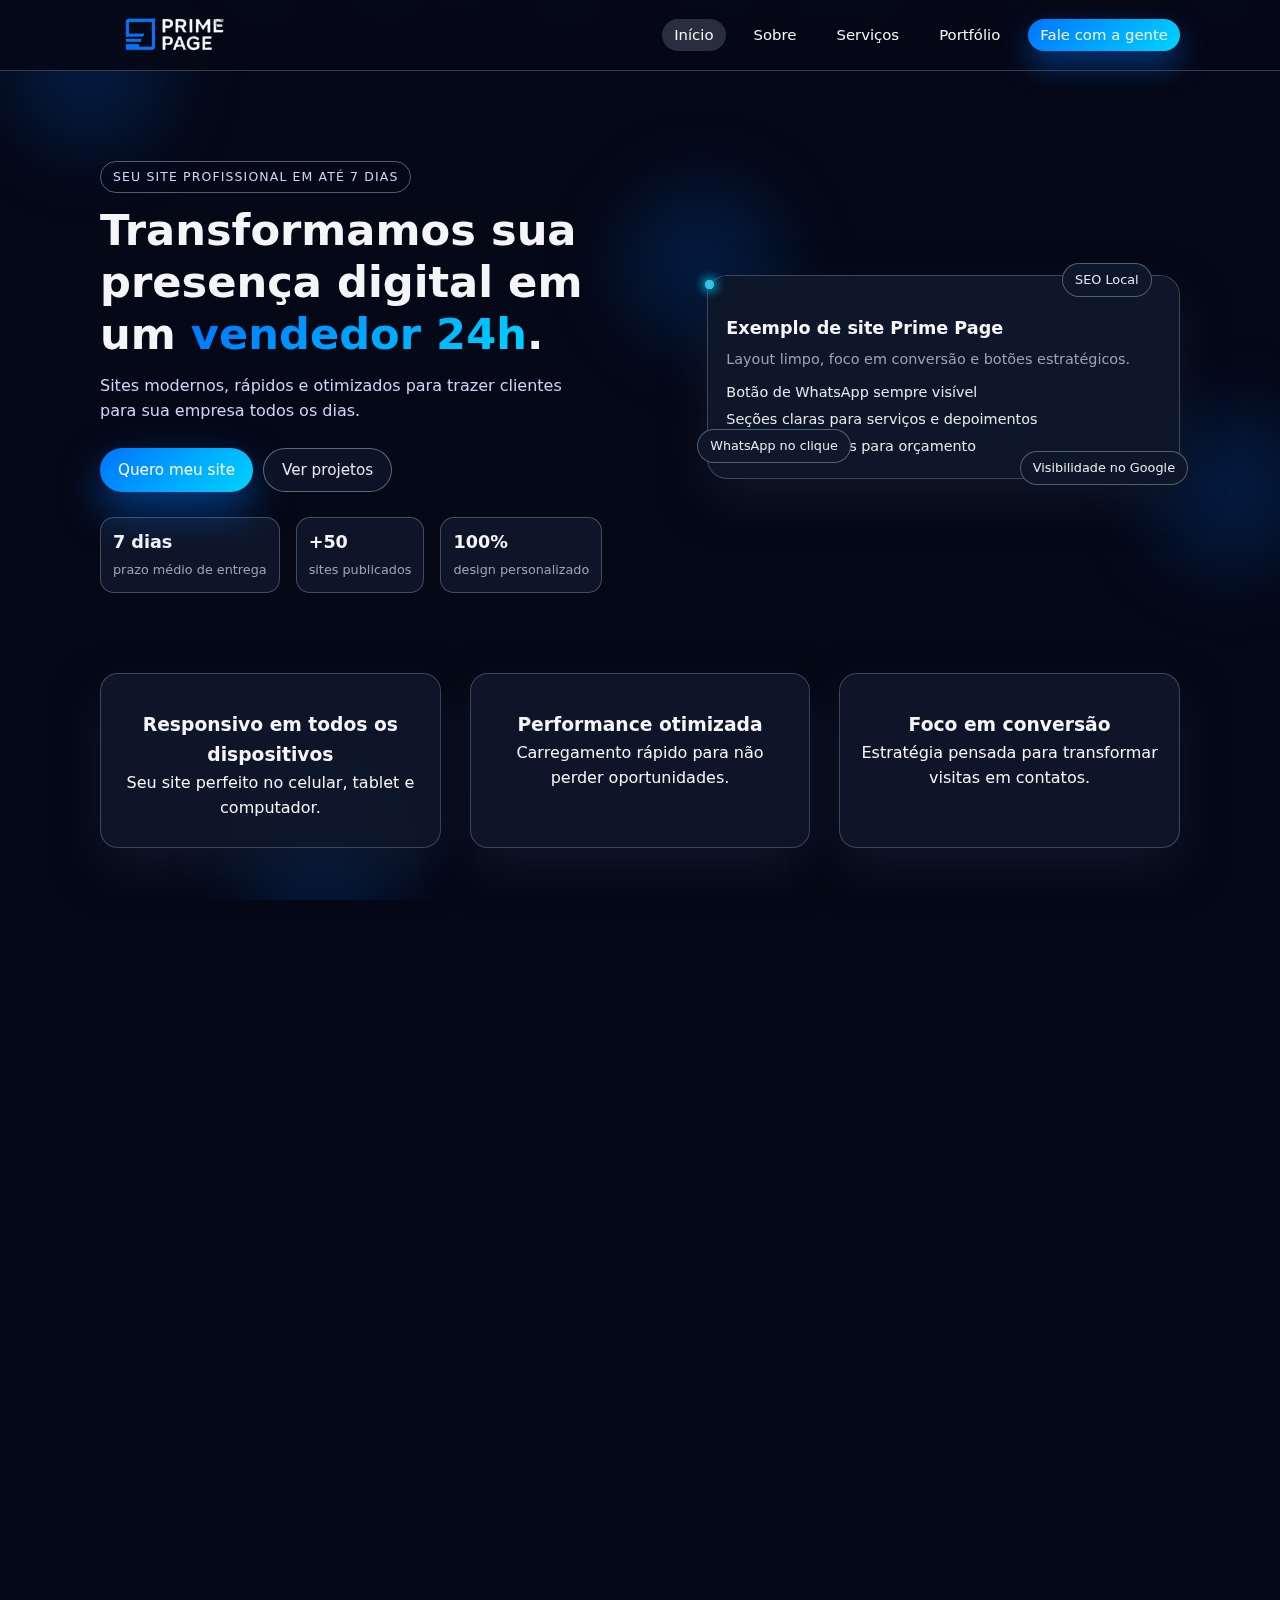
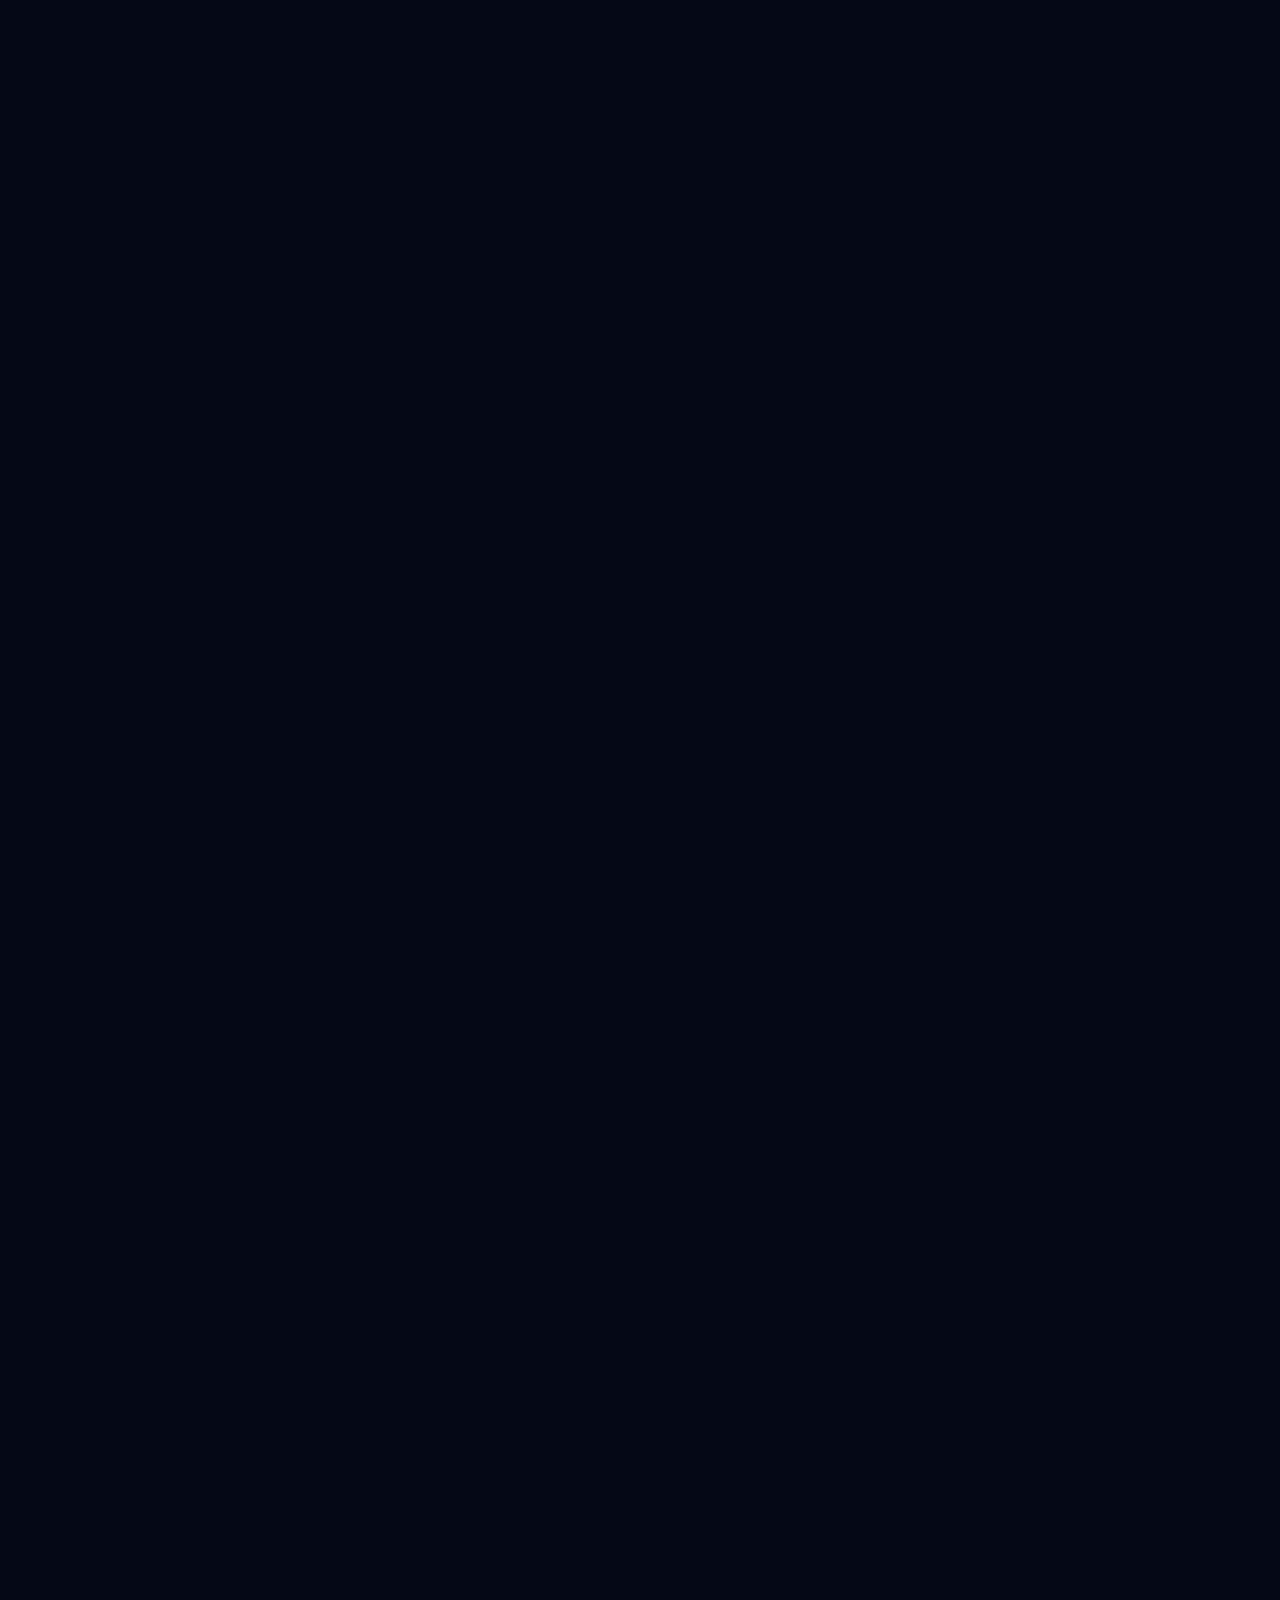
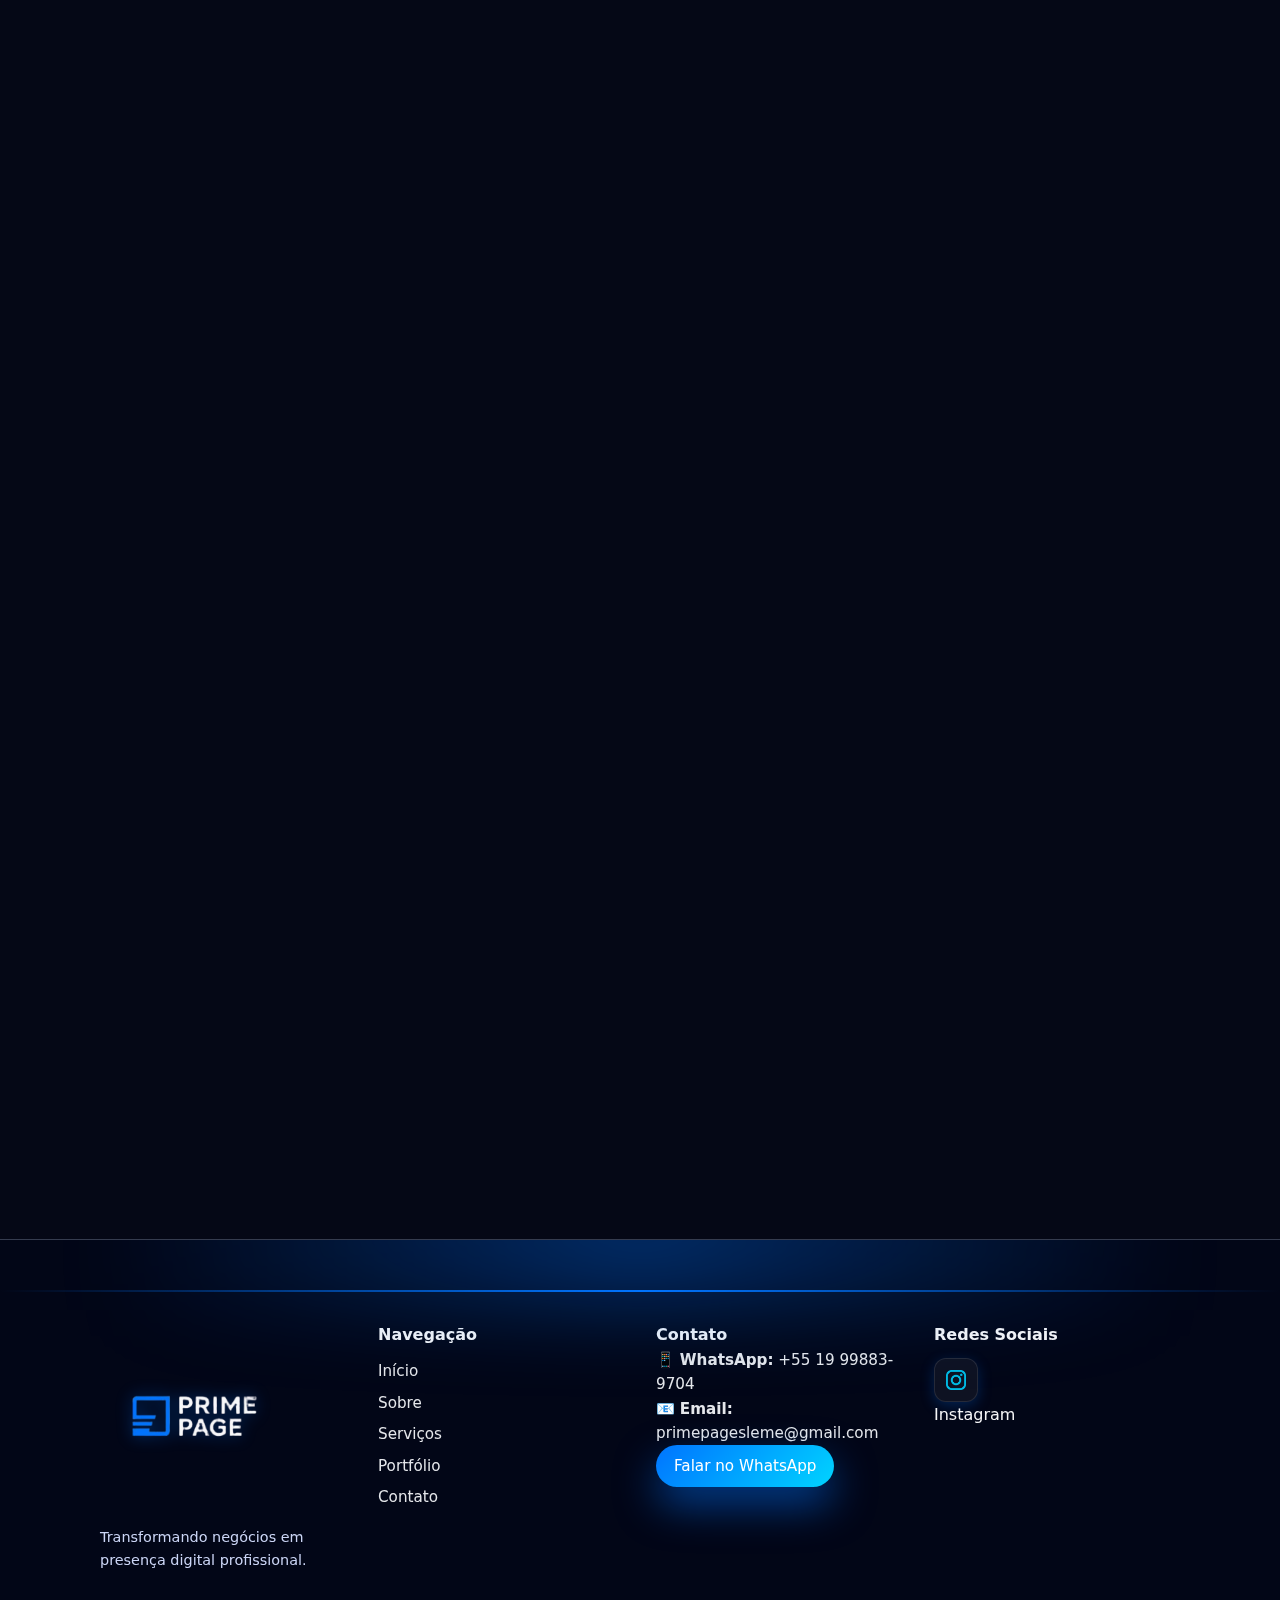
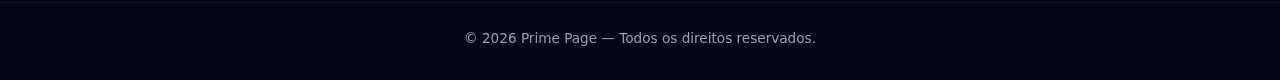
<file: index.html>
<!DOCTYPE html>
<html lang="pt-BR">
<head>
  <meta charset="UTF-8">
  <meta name="viewport" content="width=device-width, initial-scale=1.0">
  <title>Prime Page | Sites profissionais que vendem por você</title>
  <link rel="stylesheet" href="assets/css/style.css">
</head>
<body>

  <!-- FUNDO ANIMADO -->
  <div class="bg-orbs">
    <span class="orb orb-1"></span>
    <span class="orb orb-2"></span>
    <span class="orb orb-3"></span>
    <span class="orb orb-4"></span>
  </div>

  <!-- HEADER / NAV -->
  <header class="header">
    <div class="container header-content">
      <a href="index.html" class="logo">
        <img src="assets/img/logo prime.jpg" style="width: 150px; height: auto;" alt="Prime Page">
       
      </a>

      <div class="nav-toggle">
        <span></span><span></span><span></span>
      </div>

      <nav>
        <ul>
          <li><a href="index.html" class="active">Início</a></li>
          <li><a href="sobre.html">Sobre</a></li>
          <li><a href="servicos.html">Serviços</a></li>
          <li><a href="portfolio.html">Portfólio</a></li>
          <li><a href="contato.html" class="nav-cta">Fale com a gente</a></li>
        </ul>
      </nav>
    </div>
  </header>

  <!-- HERO -->
  <section class="hero">
    <div class="container hero-grid">
      <div class="hero-text">
        <span class="hero-tag">Seu site profissional em até 7 dias</span>
        <h1>Transformamos sua presença digital em um <span>vendedor 24h</span>.</h1>
        <p class="hero-subtitle">
          Sites modernos, rápidos e otimizados para trazer clientes para sua empresa todos os dias.
        </p>

        <div class="hero-actions">
          <a href="contato.html" class="btn btn-primary">Quero meu site</a>
          <a href="portfolio.html" class="btn btn-ghost">Ver projetos</a>
        </div>

        <div class="hero-stats">
          <div class="stat">
            <strong>7 dias</strong>
            <span>prazo médio de entrega</span>
          </div>
          <div class="stat">
            <strong>+50</strong>
            <span>sites publicados</span>
          </div>
          <div class="stat">
            <strong>100%</strong>
            <span>design personalizado</span>
          </div>
        </div>
      </div>

      <div class="hero-preview">
        <div class="hero-card">
          <div class="hero-card-header">
            <span class="dot"></span><span class="dot"></span><span class="dot"></span>
          </div>
          <div class="hero-card-body">
            <h2>Exemplo de site Prime Page</h2>
            <p>Layout limpo, foco em conversão e botões estratégicos.</p>
            <ul>
              <li>Botão de WhatsApp sempre visível</li>
              <li>Seções claras para serviços e depoimentos</li>
              <li>Chamadas diretas para orçamento</li>
            </ul>
          </div>
        </div>

        <div class="hero-floating hero-floating-1">SEO Local</div>
        <div class="hero-floating hero-floating-2">WhatsApp no clique</div>
        <div class="hero-floating hero-floating-3">Visibilidade no Google</div>
      </div>
    </div>
  </section>

  <!-- DESTAQUES RÁPIDOS (mantém cards, mas só aqui) -->
  <section class="section highlights">
    <div class="container grid grid-3">
      <div class="highlight-card">
        <div class="icon"></div>
        <h3>Responsivo em todos os dispositivos</h3>
        <p>Seu site perfeito no celular, tablet e computador.</p>
      </div>
      <div class="highlight-card">
        <div class="icon"></div>
        <h3>Performance otimizada</h3>
        <p>Carregamento rápido para não perder oportunidades.</p>
      </div>
      <div class="highlight-card">
        <div class="icon"></div>
        <h3>Foco em conversão</h3>
        <p>Estratégia pensada para transformar visitas em contatos.</p>
      </div>
    </div>
  </section>

  <!-- COMPARATIVO ANTES / DEPOIS -->
  <section class="section comparison">
    <div class="container">
      <h2 class="section-title">Antes e depois de ter um site profissional</h2>
      <p class="section-subtitle">
        Entenda na prática o impacto de um site bem feito para a sua empresa.
      </p>

      <div class="comparison-grid">
        <div class="before">
          <h3>Antes</h3>
          <ul>
            <li>❌ Depender só de Instagram e indicações</li>
            <li>❌ Dúvidas sobre o que você faz</li>
            <li>❌ Clientes pedindo preço o tempo todo no direct</li>
            <li>❌ Nenhuma presença no Google</li>
          </ul>
        </div>

        <div class="after">
          <h3>Depois com Prime Page</h3>
          <ul>
            <li>✅ Site 24h apresentando seu negócio</li>
            <li>✅ Serviços e valores explicados com clareza</li>
            <li>✅ Contato direto pelo WhatsApp com 1 clique</li>
            <li>✅ Presença no Google na sua região</li>
          </ul>
        </div>
      </div>
    </div>
  </section>

  <!-- SERVIÇOS EM FORMATO DE LINHAS (não são cards) -->
  <section class="section">
    <div class="container">
      <h2 class="section-title">Qual formato faz mais sentido para você?</h2>
      <p class="section-subtitle">
        Em vez de pacotes engessados, você escolhe o tipo de site e adaptamos à realidade da sua empresa.
      </p>

      <div class="service-list">
        <div class="service-item">
          <div class="service-label">Landing Page</div>
          <div class="service-content">
            <h3>Uma página, um objetivo, máximo de conversão.</h3>
            <p>Ideal para divulgar um serviço principal, campanha específica ou captura de leads.</p>
          </div>
          <div class="service-info">
            <span>• 1 página estratégica</span>
            <span>• WhatsApp + formulário</span>
            <span>• Indicada para anúncios</span>
          </div>
        </div>

        <div class="service-item service-item-highlight">
          <div class="service-label">Site Institucional</div>
          <div class="service-content">
            <h3>Seu negócio completo em um endereço profissional.</h3>
            <p>Perfeito para empresas que precisam se apresentar com seriedade e organização.</p>
          </div>
          <div class="service-info">
            <span>• Várias páginas (Início, Sobre, Serviços, Contato…)</span>
            <span>• Estrutura robusta para SEO</span>
            <span>• Mais credibilidade para seu negócio</span>
          </div>
        </div>

        <div class="service-item">
          <div class="service-label">Landing de Campanha</div>
          <div class="service-content">
            <h3>Para lançamentos, promoções e eventos com prazo definido.</h3>
            <p>Focada em uma ação específica: agendamento, inscrição ou venda.</p>
          </div>
          <div class="service-info">
            <span>• Página enxuta e direta</span>
            <span>• Preparada para tráfego pago</span>
            <span>• Integração com pixel e analytics</span>
          </div>
        </div>
      </div>
    </div>
  </section>

  <!-- LINHA DO TEMPO PREMIUM (PROCESSO) -->
  <section class="section section-alt">
    <div class="container">
      <h2 class="section-title">Como é o passo a passo com a Prime Page</h2>

      <div class="timeline-premium">
        <div class="step">
          <div class="dot"></div>
          <div class="step-content">
            <span class="step-tag">1º passo</span>
            <h3>Entendimento do seu negócio</h3>
            <p>Você responde um briefing simples para entendermos sua empresa, público e objetivos.</p>
          </div>
        </div>

        <div class="step step-media">
          <div class="dot"></div>
          <div class="step-media-box">
            <span>Prévia visual</span>
          </div>
          <div class="step-content">
            <span class="step-tag">2º passo</span>
            <h3>Layout exclusivo</h3>
            <p>Criamos o visual principal do site e alinhamos com você antes de codificar.</p>
          </div>
        </div>

        <div class="step step-icon">
          <div class="dot"></div>
          <div class="step-icon-box">⚙️</div>
          <div class="step-content">
            <span class="step-tag">3º passo</span>
            <h3>Programação & integrações</h3>
            <p>Site responsivo, rápido, com WhatsApp, formulários e ferramentas conectadas.</p>
          </div>
        </div>

        <div class="step">
          <div class="dot"></div>
          <div class="step-content">
            <span class="step-tag">4º passo</span>
            <h3>Site no ar e suporte</h3>
            <p>Publicamos o site com domínio e hospedagem configurados, e oferecemos suporte inicial.</p>
          </div>
        </div>
      </div>
    </div>
  </section>

  <!-- MINI PORTFÓLIO (mantido, mas com estilo próprio) -->
  <section class="section">
    <div class="container">
      <h2 class="section-title">Estilos que podemos criar para você</h2>
      <div class="grid grid-3 portfolio-mini">
        <div class="portfolio-item">
          <span class="pill">Clínicas e saúde</span>
          <h3>Layout clean e confiável</h3>
          <p>Ideal para consultórios, clínicas e profissionais da saúde.</p>
        </div>
        <div class="portfolio-item">
          <span class="pill">Beleza & estética</span>
          <h3>Visual moderno e estético</h3>
          <p>Perfeito para salões, barbearias, spas e estúdios.</p>
        </div>
        <div class="portfolio-item">
          <span class="pill">Serviços em geral</span>
          <h3>Site direto ao ponto</h3>
          <p>Mostre o que você faz, com provas sociais e um botão forte de contato.</p>
        </div>
      </div>
    </div>
  </section>

  <!-- MÉTRICAS / MINI DASHBOARD -->
  <section class="section section-alt">
    <div class="container">
      <h2 class="section-title">Resultados que você pode alcançar</h2>
      <p class="section-subtitle">
        Cada negócio é único, mas na média os clientes que criam um site com a Prime Page sentem diferença nos números.
      </p>

      <div class="metrics-grid">
        <div class="metric">
          <h3>+237%</h3>
          <p>mais contatos vindos do digital*</p>
        </div>
        <div class="metric">
          <h3>+92%</h3>
          <p>aumento de visitas na marca*</p>
        </div>
        <div class="metric">
          <h3>7 dias</h3>
          <p>prazo médio de entrega do site</p>
        </div>
      </div>

      <p class="metrics-note">*Estimativas com base em relatos e histórico de projetos.</p>
    </div>
  </section>

  <!-- DEPOIMENTOS -->
  <section class="section">
    <div class="container">
      <h2 class="section-title">O que dizem os clientes</h2>

      <div class="testimonials">
        <button id="prev">‹</button>

        <div class="testimonial active">
          <p>“Meu atendimento ficou muito mais profissional depois do site. Os clientes chegam com muito mais confiança.”</p>
          <h4>Cliente 1</h4>
          <span>Serviços locais</span>
        </div>

        <div class="testimonial">
          <p>“Em poucos dias já tínhamos orçamentos chegando direto do site. Processo muito simples e rápido.”</p>
          <h4>Cliente 2</h4>
          <span>Negócio de serviços</span>
        </div>

        <div class="testimonial">
          <p>“A Prime Page traduziu a identidade da minha marca em um layout leve e moderno. Ficou exatamente como eu queria.”</p>
          <h4>Cliente 3</h4>
          <span>Profissional liberal</span>
        </div>

        <button id="next">›</button>
      </div>
    </div>
  </section>

  <!-- FAQ -->
  <section class="section section-alt">
    <div class="container">
      <h2 class="section-title">Dúvidas frequentes</h2>

      <div class="faq">
        <div class="faq-item">
          <button class="faq-question">
            Em quanto tempo meu site fica pronto?
            <span>+</span>
          </button>
          <div class="faq-answer">
            <p>O prazo médio é de até 7 dias após alinharmos todas as informações e conteúdos que vamos usar.</p>
          </div>
        </div>

        <div class="faq-item">
          <button class="faq-question">
            Preciso já ter domínio e hospedagem?
            <span>+</span>
          </button>
          <div class="faq-answer">
            <p>Não precisa. A Prime Page pode te ajudar a registrar o domínio e configurar a hospedagem.</p>
          </div>
        </div>

        <div class="faq-item">
          <button class="faq-question">
            O site aparece no Google?
            <span>+</span>
          </button>
          <div class="faq-answer">
            <p>Sim. Estruturamos o site com boas práticas de SEO para que ele tenha visibilidade no Google, principalmente na sua região.</p>
          </div>
        </div>

        <div class="faq-item">
          <button class="faq-question">
            Depois consigo atualizar meu site?
            <span>+</span>
          </button>
          <div class="faq-answer">
            <p>Sim, podemos deixar uma estrutura para atualizações simples ou oferecer suporte para alterações futuras.</p>
          </div>
        </div>
      </div>
    </div>
  </section>

  <!-- CTA FINAL -->
  <section class="section section-cta">
    <div class="container section-cta-box">
      <div>
        <h2>Vamos colocar sua empresa no digital da forma certa?</h2>
        <p>Chame a Prime Page e comece hoje mesmo o seu projeto.</p>
      </div>
      <a href="contato.html" class="btn btn-primary">Falar sobre meu site</a>
    </div>
  </section>

  <!-- FOOTER -->
  <footer class="footer footer-glow">
  <div class="footer-neon-line"></div>

  <div class="container footer-grid">

    <div class="footer-brand">
      <img src="assets/img/logo prime.jpg" alt="Prime Page" class="footer-logo">
     
      <p>Transformando negócios em presença digital profissional.</p>
    </div>

    <div class="footer-links">
      <h4>Navegação</h4>
      <ul>
        <li><a href="index.html">Início</a></li>
        <li><a href="sobre.html">Sobre</a></li>
        <li><a href="servicos.html">Serviços</a></li>
        <li><a href="portfolio.html">Portfólio</a></li>
        <li><a href="contato.html">Contato</a></li>
      </ul>
    </div>

    <div class="footer-contact">
      <h4>Contato</h4>
      <p>📱 <strong>WhatsApp:</strong> +55 19 99883-9704</p>
      <p>📧 <strong>Email:</strong> primepagesleme@gmail.com</p>
      <a href="https://wa.me/5519998839704" class="btn btn-primary btn-magnet footer-wpp">Falar no WhatsApp</a>
    </div>

    <div class="footer-social">
      <h4>Redes Sociais</h4>
      <div class="footer-icons">
        <a href="https://www.instagram.com/primepages_leme"  target="_blank" class="footer-icon"><img src="assets/img/instagram.png" style="width: 20px; height: auto;"></img></a>
        </div>
      <div> Instagram</div>
    </div>
      

  </div>

  <div class="footer-bottom">
    <p>© <span id="year"></span> Prime Page — Todos os direitos reservados.</p>
  </div>
</footer>

  <script src="assets/js/main.js"></script>
</body>
</html>
</file>
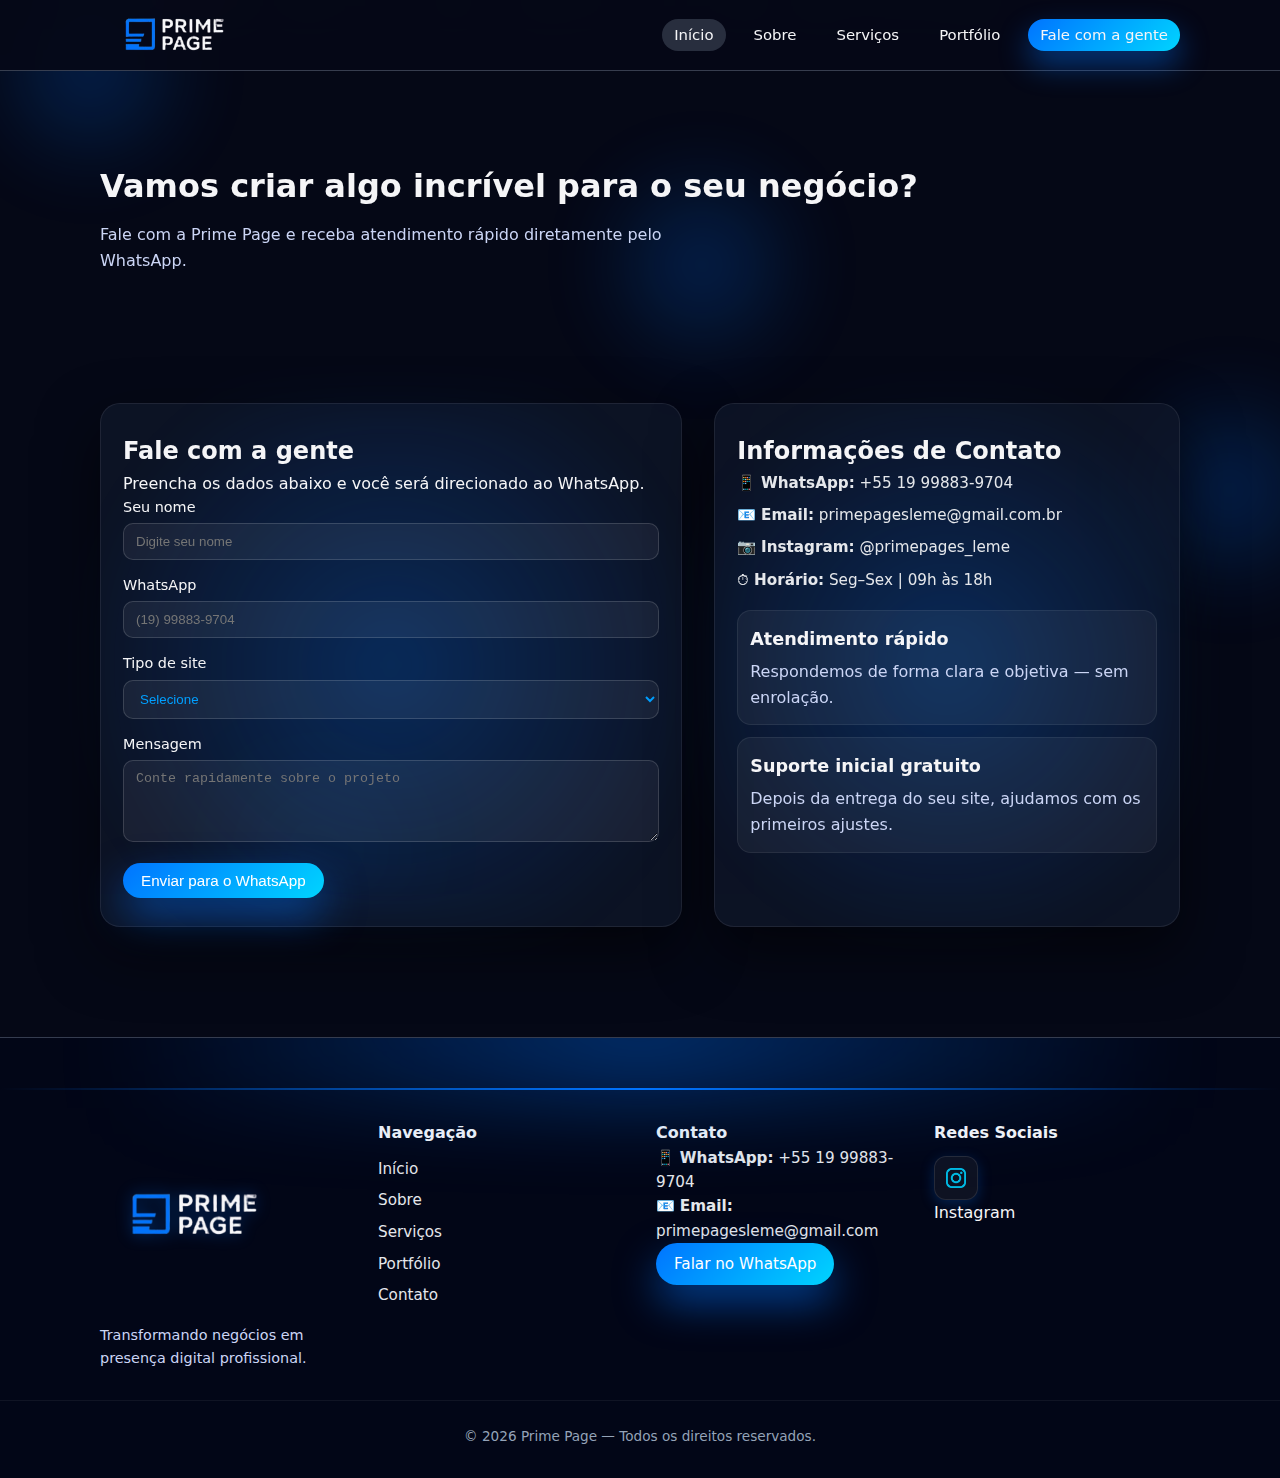
<file: contato.html>
<!DOCTYPE html>
<html lang="pt-BR">
<head>
  <meta charset="UTF-8" />
  <meta name="viewport" content="width=device-width, initial-scale=1.0" />
  <title>Contato | Prime Page</title>
  <link rel="stylesheet" href="assets/css/style.css" />
</head>
<body>

  <!-- BACKGROUND ORBS -->
  <div class="bg-orbs">
    <span class="orb orb-1"></span>
    <span class="orb orb-2"></span>
    <span class="orb orb-3"></span>
    <span class="orb orb-4"></span>
  </div>

  <!-- HEADER -->
 <header class="header">
    <div class="container header-content">
      <a href="index.html" class="logo">
        <img src="assets/img/logo prime.jpg" style="width: 150px; height: auto;" alt="Prime Page">
       
      </a>

      <div class="nav-toggle">
        <span></span><span></span><span></span>
      </div>

      <nav>
        <ul>
          <li><a href="index.html" class="active">Início</a></li>
          <li><a href="sobre.html">Sobre</a></li>
          <li><a href="servicos.html">Serviços</a></li>
          <li><a href="portfolio.html">Portfólio</a></li>
          <li><a href="contato.html" class="nav-cta">Fale com a gente</a></li>
        </ul>
      </nav>
    </div>
  </header>


  
  <!-- HERO -->
  <section class="page-hero contact-hero">
    <div class="container">
      <h1>Vamos criar algo incrível para o seu negócio?</h1>
      <p>Fale com a Prime Page e receba atendimento rápido diretamente pelo WhatsApp.</p>
    </div>
  </section>

  <!-- CONTACT SECTION -->
  <section class="section">
    <div class="container contact-grid">

      <!-- FORM -->
      <div class="contact-form-card">
        <h2>Fale com a gente</h2>
        <p>Preencha os dados abaixo e você será direcionado ao WhatsApp.</p>

        <form id="whatsappForm">
          
          <div class="input-group">
            <label for="nome">Seu nome</label>
            <input type="text" id="nome" required placeholder="Digite seu nome" />
          </div>

          <div class="input-group">
            <label for="telefone">WhatsApp</label>
            <input type="text" id="telefone" required placeholder="(19) 99883-9704" />
          </div>

          <div class="input-group">
            <label for="tipo">Tipo de site</label>
            <select id="tipo" required>
              <option value="">Selecione</option>
              <option value="Site Institucional">Site Institucional</option>
              <option value="Landing Page">Landing Page</option>
              <option value="Landing de Campanha">Landing de Campanha</option>
              <option value="Ainda não sei">Ainda não sei</option>
            </select>
          </div>

          <div class="input-group">
            <label for="mensagem">Mensagem</label>
            <textarea id="mensagem" rows="4" placeholder="Conte rapidamente sobre o projeto"></textarea>
          </div>

          <button type="submit" class="btn btn-primary">Enviar para o WhatsApp</button>
        </form>
      </div>

      <!-- INFO BLOCK -->
      <div class="contact-info-card">
        <h2>Informações de Contato</h2>

        <ul class="contact-info-list">
          <li>📱 <strong>WhatsApp:</strong> +55 19 99883-9704</li>
          <li>📧 <strong>Email:</strong> primepagesleme@gmail.com.br</li>
          <li>📷 <strong>Instagram:</strong> @primepages_leme</li>
          <li>⏱ <strong>Horário:</strong> Seg–Sex | 09h às 18h</li>
        </ul>

        <div class="contact-highlight">
          <h3>Atendimento rápido</h3>
          <p>Respondemos de forma clara e objetiva — sem enrolação.</p>
        </div>

        <div class="contact-highlight">
          <h3>Suporte inicial gratuito</h3>
          <p>Depois da entrega do seu site, ajudamos com os primeiros ajustes.</p>
        </div>
      </div>

    </div>
  </section>


  <!-- FOOTER -->
  <footer class="footer footer-glow">
  <div class="footer-neon-line"></div>

  <div class="container footer-grid">

    <div class="footer-brand">
      <img src="assets/img/logo prime.jpg" alt="Prime Page" class="footer-logo">
     
      <p>Transformando negócios em presença digital profissional.</p>
    </div>

    <div class="footer-links">
      <h4>Navegação</h4>
      <ul>
        <li><a href="index.html">Início</a></li>
        <li><a href="sobre.html">Sobre</a></li>
        <li><a href="servicos.html">Serviços</a></li>
        <li><a href="portfolio.html">Portfólio</a></li>
        <li><a href="contato.html">Contato</a></li>
      </ul>
    </div>

    <div class="footer-contact">
      <h4>Contato</h4>
      <p>📱 <strong>WhatsApp:</strong> +55 19 99883-9704</p>
      <p>📧 <strong>Email:</strong> primepagesleme@gmail.com</p>
      <a href="https://wa.me/5519998839704" class="btn btn-primary btn-magnet footer-wpp">Falar no WhatsApp</a>
    </div>

    <div class="footer-social">
      <h4>Redes Sociais</h4>
      <div class="footer-icons">
        <a href="https://www.instagram.com/primepages_leme"  target="_blank" class="footer-icon"><img src="assets/img/instagram.png" style="width: 20px; height: auto;"></img></a>
        </div>
      <div> Instagram</div>
    </div>
      

  </div>

  <div class="footer-bottom">
    <p>© <span id="year"></span> Prime Page — Todos os direitos reservados.</p>
  </div>
</footer>


  <!-- MAIN JS -->
  <script src="assets/js/main.js"></script>

  <!-- MASK + WHATSAPP SCRIPT -->
  <script>
  // ===============================
  // MÁSCARA DE TELEFONE
  // ===============================
  function maskPhone(value) {
    value = value.replace(/\D/g, "");
    value = value.replace(/^(\d{2})(\d)/g, "($1) $2");
    value = value.replace(/(\d{5})(\d)/, "$1-$2");
    return value;
  }

  const telInput = document.getElementById("telefone");
  if (telInput) {
    telInput.addEventListener("input", function () {
      this.value = maskPhone(this.value);
    });
  }

  // ===============================
  // ENVIO PARA WHATSAPP
  // ===============================
  const form = document.getElementById("whatsappForm");
  if (form) {
    form.addEventListener("submit", function(e){
      e.preventDefault();

      const nome = document.getElementById("nome").value;
      const telefone = document.getElementById("telefone").value;
      const tipo = document.getElementById("tipo").value;
      const mensagem = document.getElementById("mensagem").value;

      const numero = "5519998839704";

      const texto =
        "Olá! vim do site da Prime Page.%0A%0A" +
        "*Nome:* " + nome + "%0A" +
        "*WhatsApp:* " + telefone + "%0A" +
        "*Tipo de site:* " + tipo + "%0A" +
        "*Mensagem:* " + mensagem;

      window.open(`https://wa.me/${numero}?text=${texto}`, "_blank");
    });
  }
  </script>

</body>
</html>
</file>
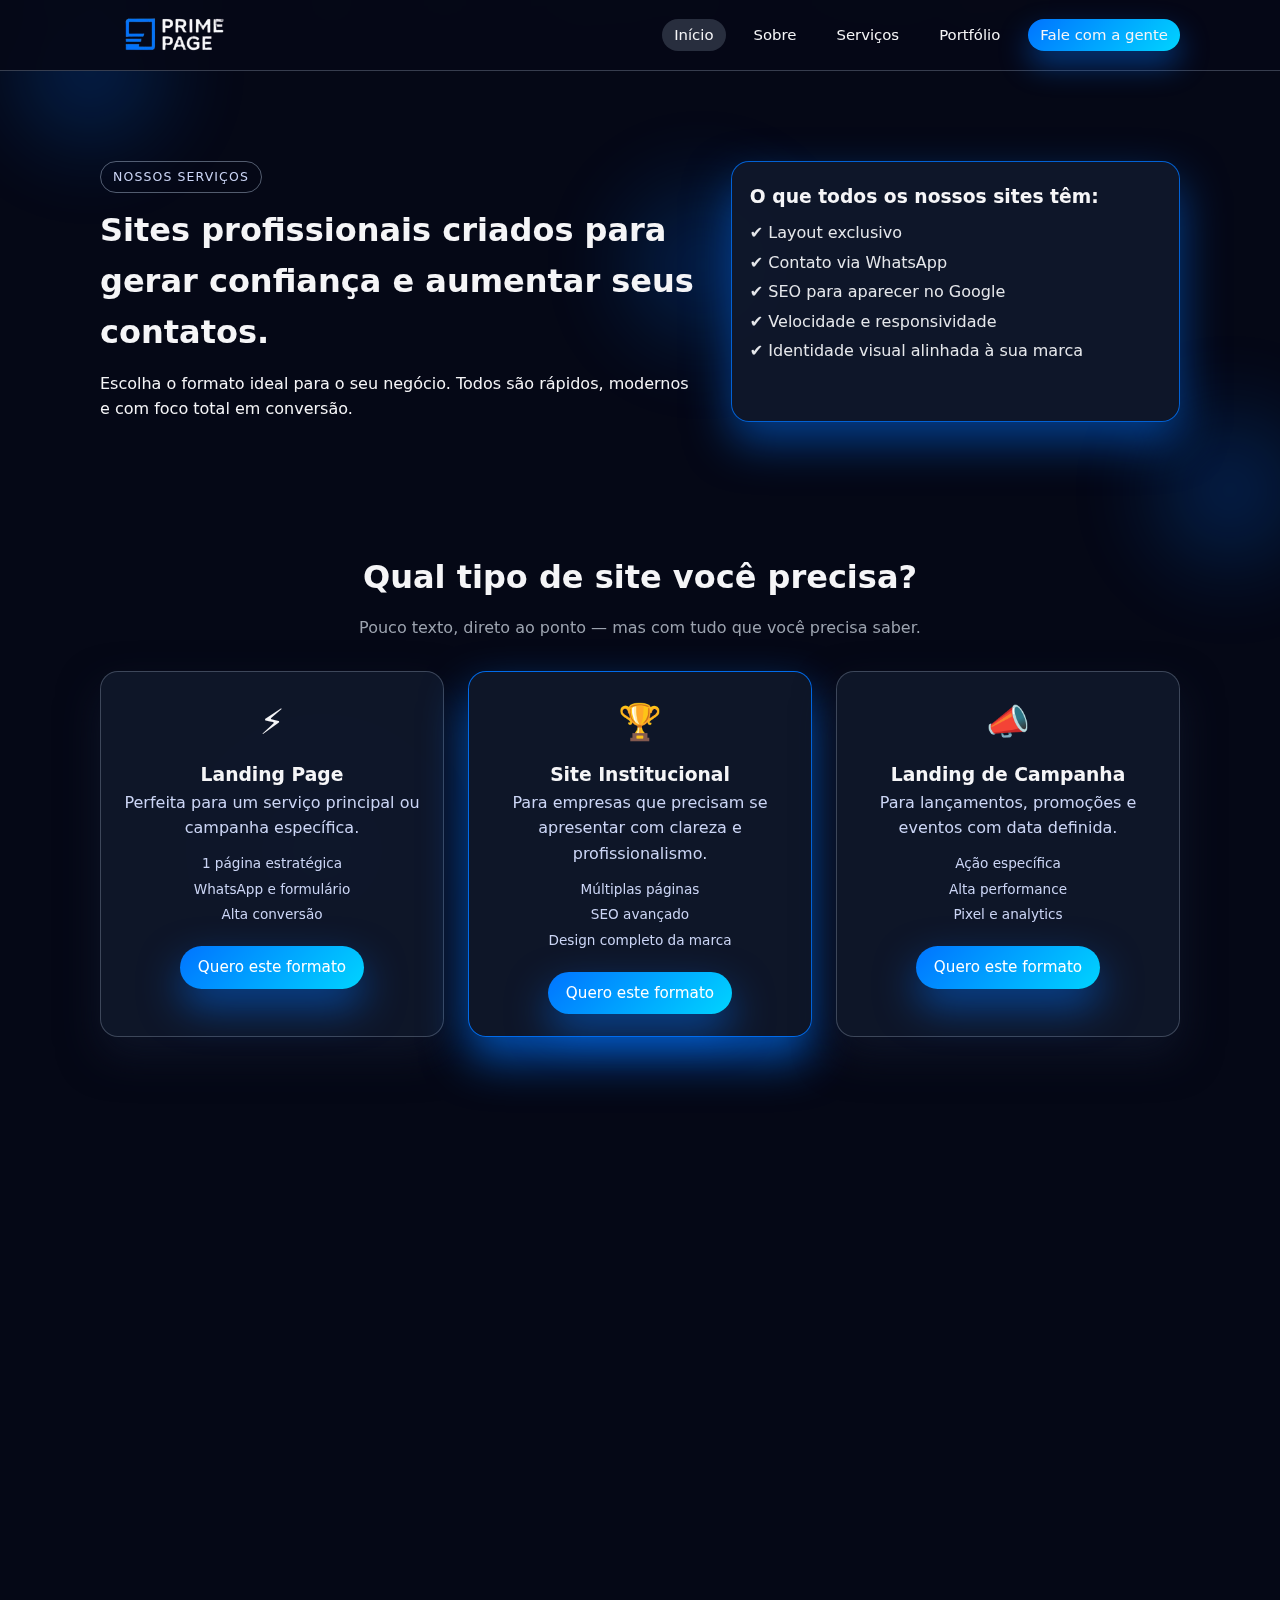
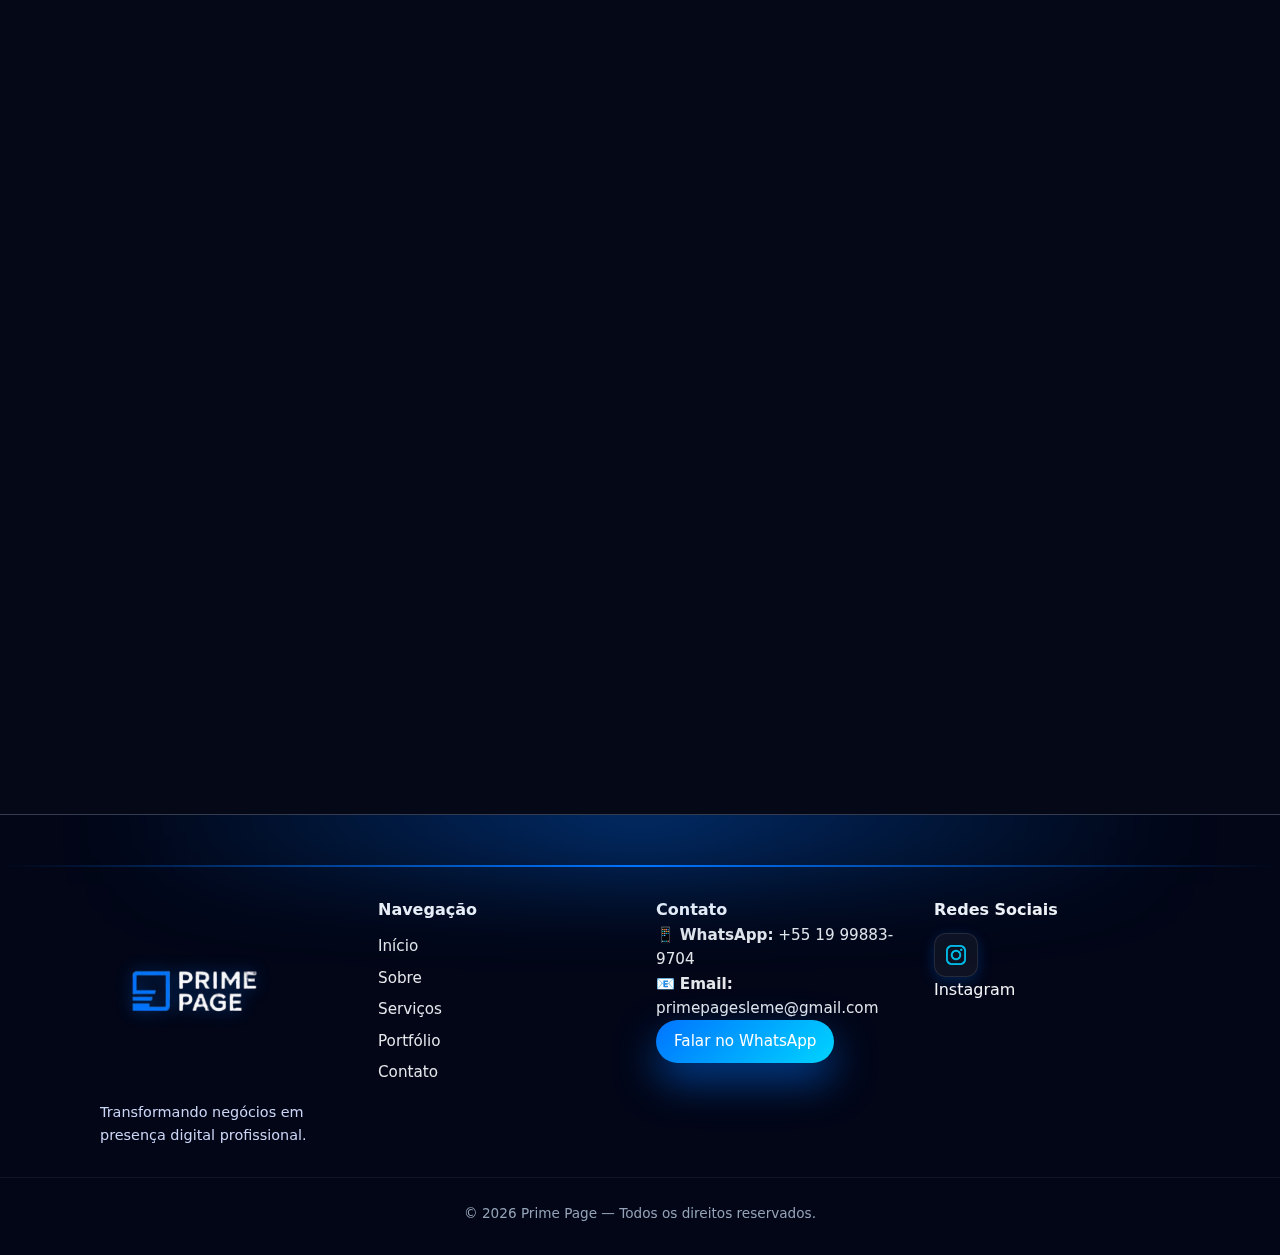
<file: servicos.html>
<!DOCTYPE html>
<html lang="pt-BR">
<head>
  <meta charset="UTF-8">
  <meta name="viewport" content="width=device-width, initial-scale=1.0">
  <title>Serviços | O site ideal para o seu negócio</title>
  <link rel="stylesheet" href="assets/css/style.css">
</head>
<body>

  <!-- FUNDO ANIMADO -->
  <div class="bg-orbs">
    <span class="orb orb-1"></span>
    <span class="orb orb-2"></span>
    <span class="orb orb-3"></span>
    <span class="orb orb-4"></span>
  </div>

  <header class="header">
    <div class="container header-content">
      <a href="index.html" class="logo">
        <img src="assets/img/logo prime.jpg" style="width: 150px; height: auto;" alt="Prime Page">
       
      </a>

      <div class="nav-toggle">
        <span></span><span></span><span></span>
      </div>

      <nav>
        <ul>
          <li><a href="index.html" class="active">Início</a></li>
          <li><a href="sobre.html">Sobre</a></li>
          <li><a href="servicos.html">Serviços</a></li>
          <li><a href="portfolio.html">Portfólio</a></li>
          <li><a href="contato.html" class="nav-cta">Fale com a gente</a></li>
        </ul>
      </nav>
    </div>
  </header>

  <!-- HERO -->
  <section class="page-hero">
    <div class="container services-hero-grid">
      <div class="services-hero-text">
        <span class="hero-tag">Nossos Serviços</span>
        <h1>Sites profissionais criados para gerar confiança e aumentar seus contatos.</h1>
        <p>Escolha o formato ideal para o seu negócio. Todos são rápidos, modernos e com foco total em conversão.</p>
      </div>

      <div class="services-hero-highlight">
        <h3>O que todos os nossos sites têm:</h3>
        <ul>
          <li>✔ Layout exclusivo</li>
          <li>✔ Contato via WhatsApp</li>
          <li>✔ SEO para aparecer no Google</li>
          <li>✔ Velocidade e responsividade</li>
          <li>✔ Identidade visual alinhada à sua marca</li>
        </ul>
      </div>
    </div>
  </section>

  <!-- TIPOS DE SITES -->
  <section class="section">
    <div class="container">
      <h2 class="section-title">Qual tipo de site você precisa?</h2>
      <p class="section-subtitle">Pouco texto, direto ao ponto — mas com tudo que você precisa saber.</p>

      <div class="service-types-grid">
        
        <!-- ITEM 1 -->
        <div class="st-item">
          <div class="st-icon">⚡</div>
          <h3>Landing Page</h3>
          <p class="st-desc">Perfeita para um serviço principal ou campanha específica.</p>

          <div class="st-features">
            <span>1 página estratégica</span>
            <span>WhatsApp e formulário</span>
            <span>Alta conversão</span>
          </div>

          <a href="contato.html" class="btn btn-primary st-btn">Quero este formato</a>
        </div>

        <!-- ITEM 2 -->
        <div class="st-item st-item-highlight">
          <div class="st-icon">🏆</div>
          <h3>Site Institucional</h3>
          <p class="st-desc">Para empresas que precisam se apresentar com clareza e profissionalismo.</p>

          <div class="st-features">
            <span>Múltiplas páginas</span>
            <span>SEO avançado</span>
            <span>Design completo da marca</span>
          </div>

          <a href="contato.html" class="btn btn-primary st-btn">Quero este formato</a>
        </div>

        <!-- ITEM 3 -->
        <div class="st-item">
          <div class="st-icon">📣</div>
          <h3>Landing de Campanha</h3>
          <p class="st-desc">Para lançamentos, promoções e eventos com data definida.</p>

          <div class="st-features">
            <span>Ação específica</span>
            <span>Alta performance</span>
            <span>Pixel e analytics</span>
          </div>

          <a href="contato.html" class="btn btn-primary st-btn">Quero este formato</a>
        </div>

      </div>
    </div>
  </section>

  <!-- COMPARAÇÃO RÁPIDA -->
  <section class="section section-alt">
    <div class="container">
      <h2 class="section-title">Diferença entre cada formato</h2>

      <div class="compare-services">
        <div class="cs-block">
          <h4>Landing Page</h4>
          <p>Direta, rápida e com foco em conversão.</p>
        </div>

        <div class="cs-block">
          <h4>Institucional</h4>
          <p>Completo, profissional e ideal para fortalecer a marca.</p>
        </div>

        <div class="cs-block">
          <h4>Landing de Campanha</h4>
          <p>Perfeita para ofertas temporárias e anúncios.</p>
        </div>
      </div>
    </div>
  </section>

  <!-- PASSO A PASSO DA CRIAÇÃO -->
  <section class="section">
    <div class="container">
      <h2 class="section-title">Seu site criado com organização</h2>
      <p class="section-subtitle">Processo simples, rápido e sem complicação.</p>

      <div class="timeline-premium services-timeline">
        
        <div class="step">
          <div class="dot"></div>
          <div class="step-content">
            <span class="step-tag">1º passo</span>
            <h3>Briefing simples</h3>
            <p>Você responde algumas perguntas rápidas sobre o negócio.</p>
          </div>
        </div>

        <div class="step step-media">
          <div class="dot"></div>
          <div class="step-media-box"><span>Prévia do layout</span></div>
          <div class="step-content">
            <span class="step-tag">2º passo</span>
            <h3>Proposta visual</h3>
            <p>A gente cria o visual principal do site.</p>
          </div>
        </div>

        <div class="step step-icon">
          <div class="dot"></div>
          <div class="step-icon-box">⚙️</div>
          <div class="step-content">
            <span class="step-tag">3º passo</span>
            <h3>Programação</h3>
            <p>O site ganha vida, fica responsivo e otimizado.</p>
          </div>
        </div>

        <div class="step">
          <div class="dot"></div>
          <div class="step-content">
            <span class="step-tag">4º passo</span>
            <h3>Entrega</h3>
            <p>Seu site vai ao ar e você recebe suporte inicial.</p>
          </div>
        </div>

      </div>
    </div>
  </section>

  <!-- CTA FINAL -->
  <section class="section section-cta">
    <div class="container section-cta-box">
      <div>
        <h2>Vamos descobrir qual formato combina mais com o seu momento?</h2>
        <p>Fale com a Prime Page e receba uma orientação sem compromisso.</p>
      </div>
      <a href="contato.html" class="btn btn-primary">Quero entender melhor</a>
    </div>
  </section>

  <!-- FOOTER -->
  <footer class="footer footer-glow">
  <div class="footer-neon-line"></div>

  <div class="container footer-grid">

    <div class="footer-brand">
      <img src="assets/img/logo prime.jpg" alt="Prime Page" class="footer-logo">
     
      <p>Transformando negócios em presença digital profissional.</p>
    </div>

    <div class="footer-links">
      <h4>Navegação</h4>
      <ul>
        <li><a href="index.html">Início</a></li>
        <li><a href="sobre.html">Sobre</a></li>
        <li><a href="servicos.html">Serviços</a></li>
        <li><a href="portfolio.html">Portfólio</a></li>
        <li><a href="contato.html">Contato</a></li>
      </ul>
    </div>

    <div class="footer-contact">
      <h4>Contato</h4>
      <p>📱 <strong>WhatsApp:</strong> +55 19 99883-9704</p>
      <p>📧 <strong>Email:</strong> primepagesleme@gmail.com</p>
      <a href="https://wa.me/5519998839704" class="btn btn-primary btn-magnet footer-wpp">Falar no WhatsApp</a>
    </div>

    <div class="footer-social">
      <h4>Redes Sociais</h4>
      <div class="footer-icons">
        <a href="https://www.instagram.com/primepages_leme"  target="_blank" class="footer-icon"><img src="assets/img/instagram.png" style="width: 20px; height: auto;"></img></a>
        </div>
      <div> Instagram</div>
    </div>
      

  </div>

  <div class="footer-bottom">
    <p>© <span id="year"></span> Prime Page — Todos os direitos reservados.</p>
  </div>
</footer>

  <script src="assets/js/main.js"></script>
</body>
</html>
</file>
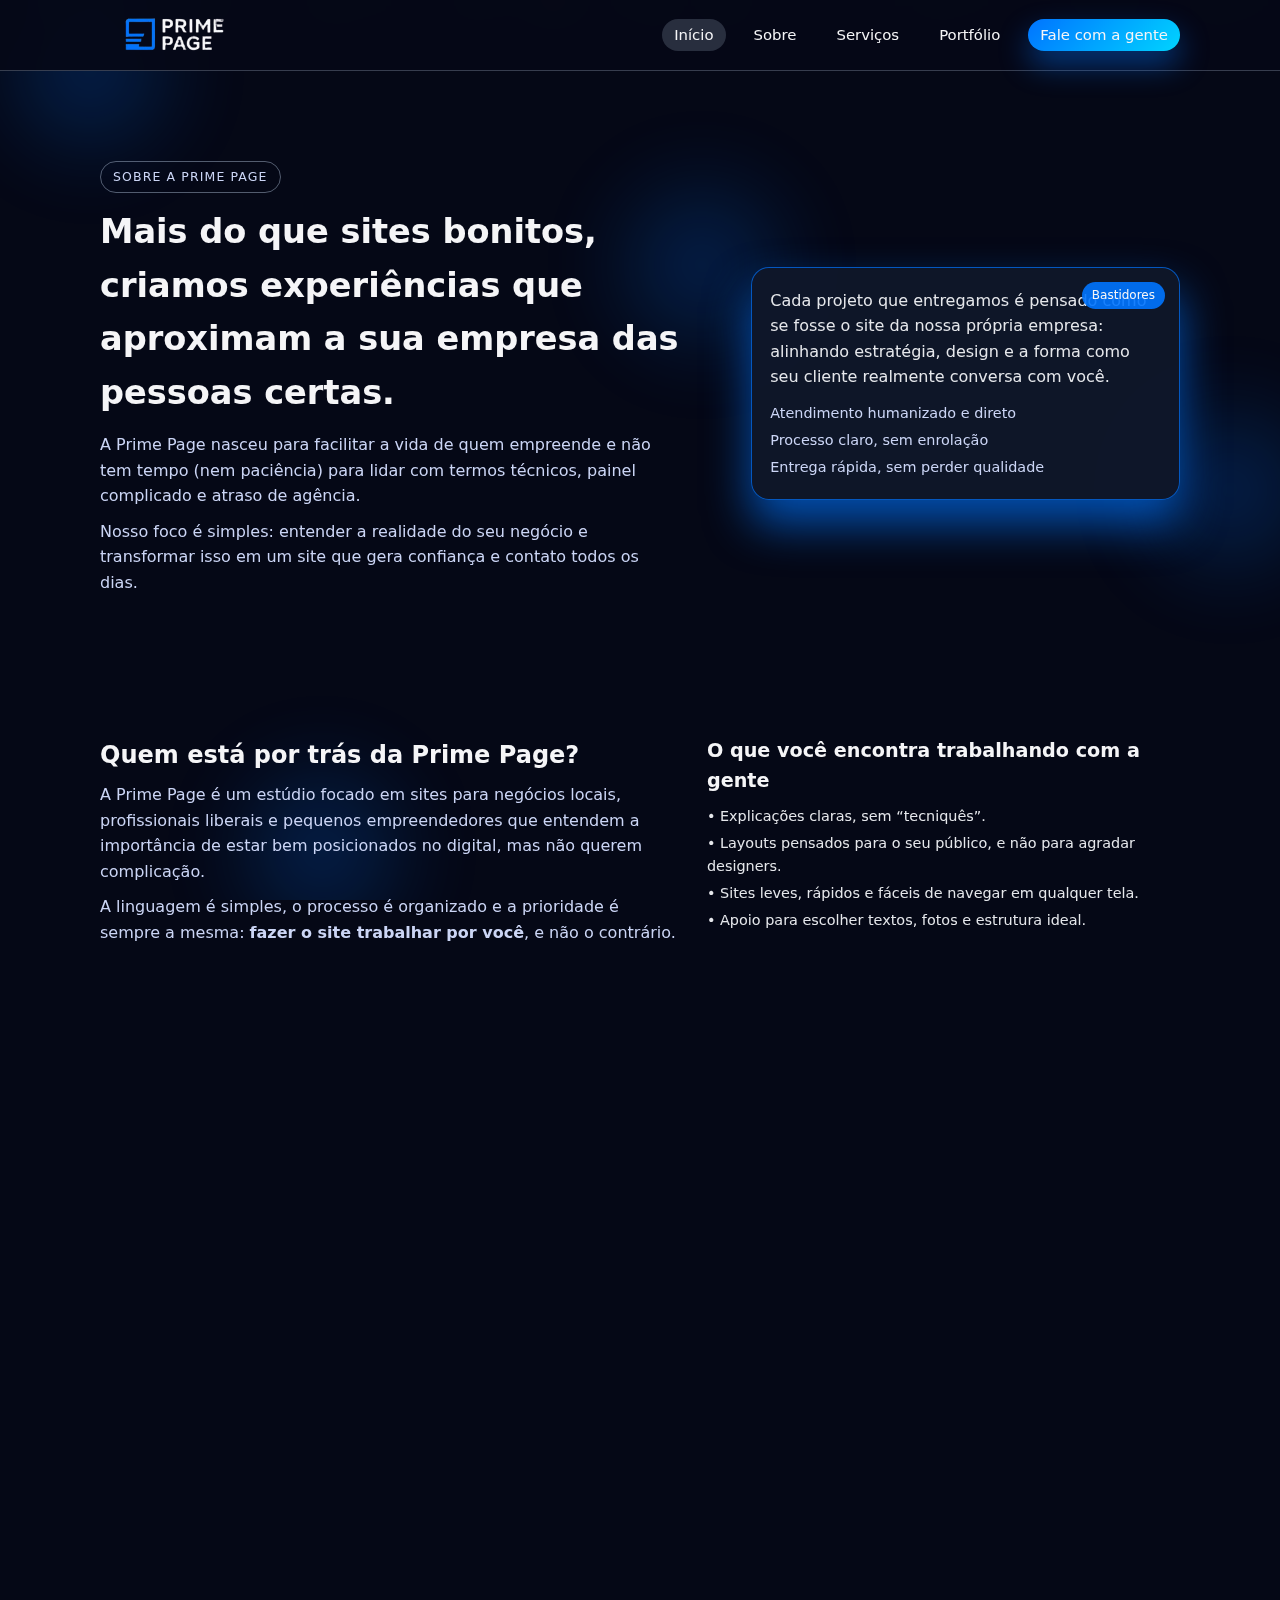
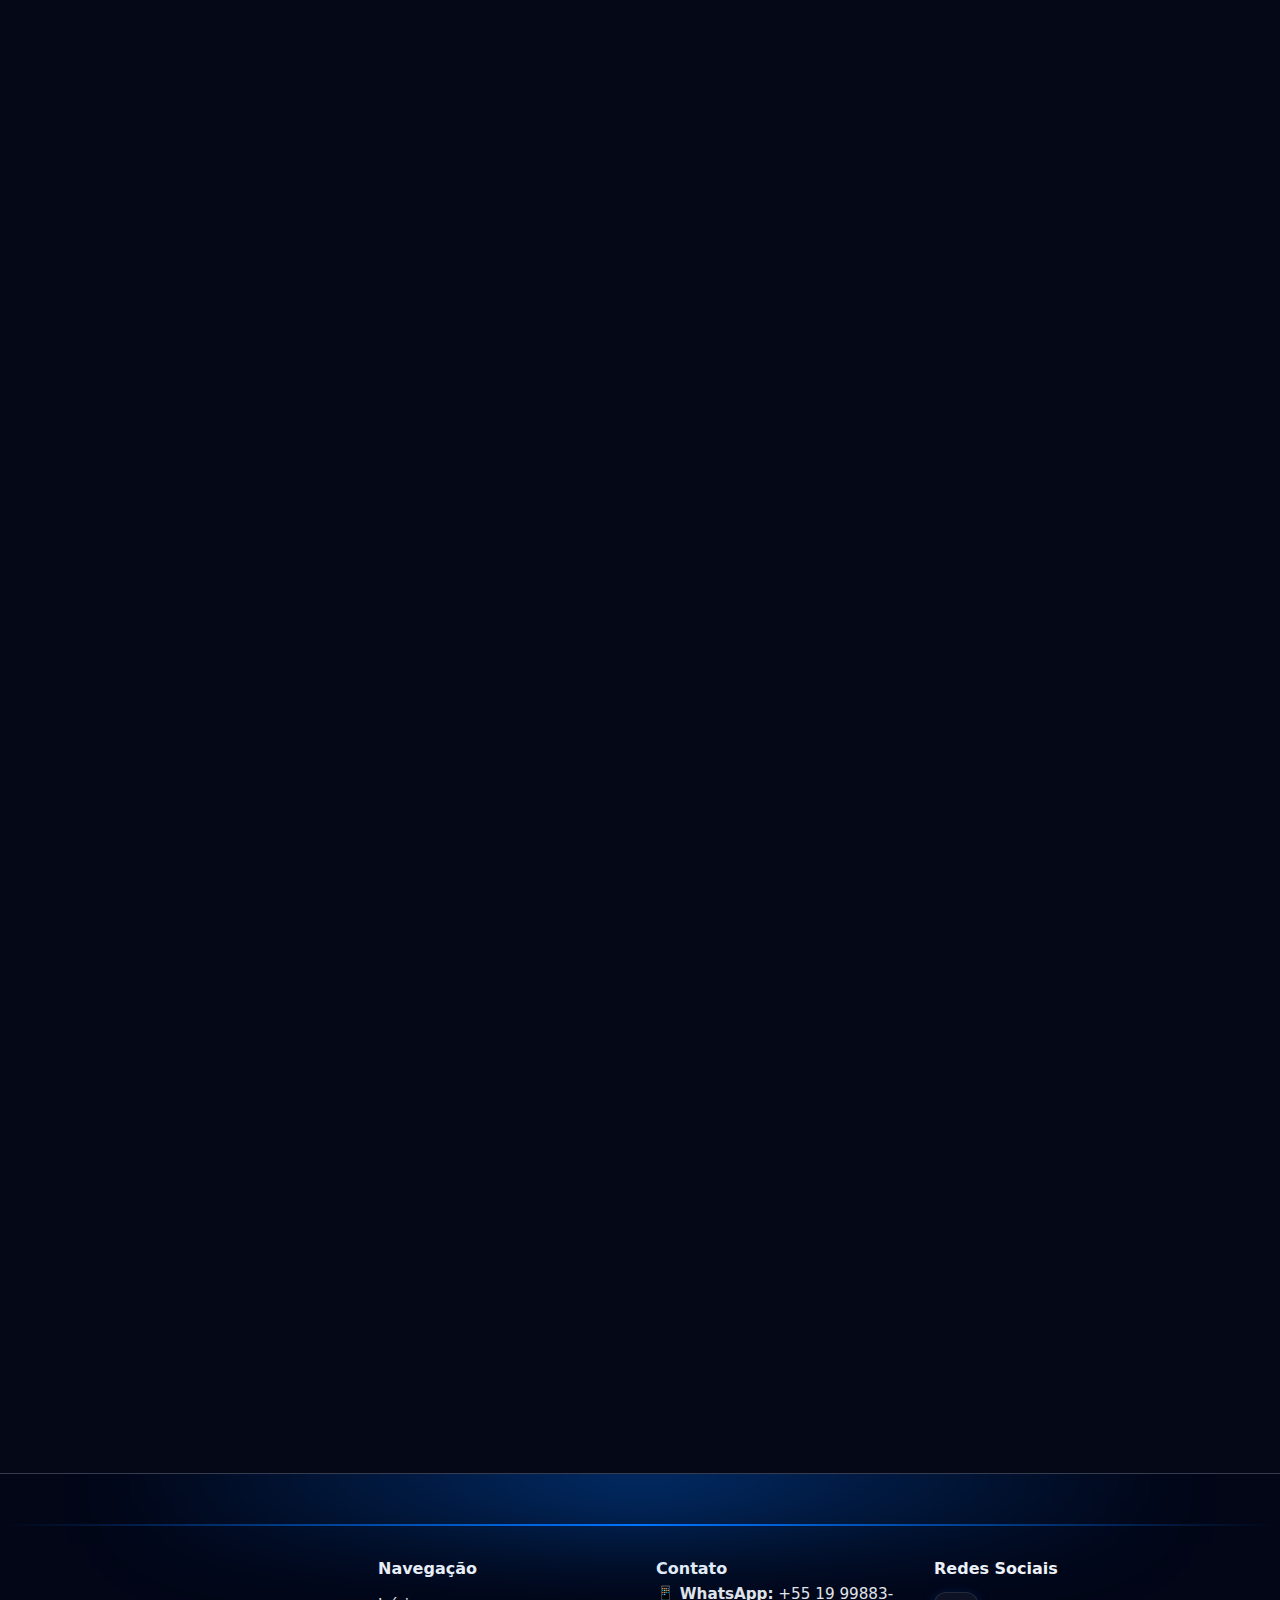
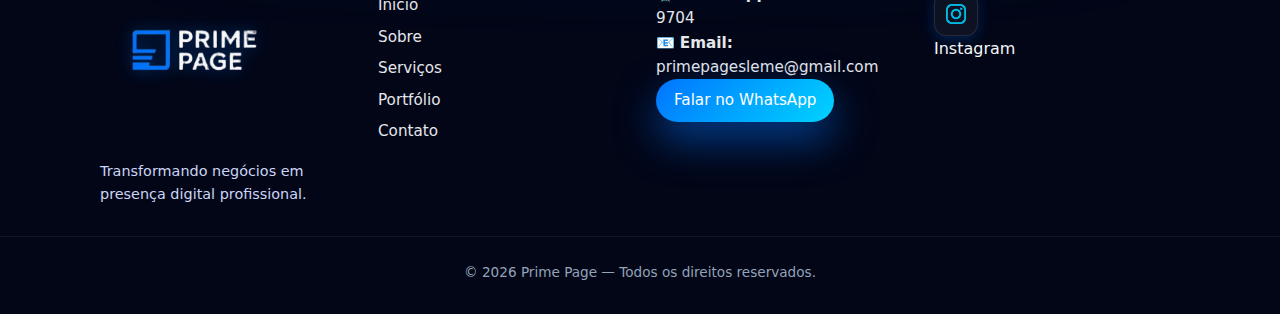
<file: sobre.html>
<!DOCTYPE html>
<html lang="pt-BR">
<head>
  <meta charset="UTF-8">
  <meta name="viewport" content="width=device-width, initial-scale=1.0">
  <title>Sobre a Prime Page | Quem está por trás dos seus sites</title>
  <link rel="stylesheet" href="assets/css/style.css">
</head>
<body>

  <!-- FUNDO ANIMADO (mesmo da home) -->
  <div class="bg-orbs">
    <span class="orb orb-1"></span>
    <span class="orb orb-2"></span>
    <span class="orb orb-3"></span>
    <span class="orb orb-4"></span>
  </div>

  <header class="header">
    <div class="container header-content">
      <a href="index.html" class="logo">
        <img src="assets/img/logo prime.jpg" style="width: 150px; height: auto;" alt="Prime Page">
       
      </a>

      <div class="nav-toggle">
        <span></span><span></span><span></span>
      </div>

      <nav>
        <ul>
          <li><a href="index.html" class="active">Início</a></li>
          <li><a href="sobre.html">Sobre</a></li>
          <li><a href="servicos.html">Serviços</a></li>
          <li><a href="portfolio.html">Portfólio</a></li>
          <li><a href="contato.html" class="nav-cta">Fale com a gente</a></li>
        </ul>
      </nav>
    </div>
  </header>

  <!-- HERO SOBRE (estilo moderno + conexão) -->
  <section class="page-hero">
    <div class="container about-hero-grid">
      <div class="about-hero-text">
        <span class="hero-tag">Sobre a Prime Page</span>
        <h1>Mais do que sites bonitos, criamos experiências que aproximam a sua empresa das pessoas certas.</h1>
        <p>
          A Prime Page nasceu para facilitar a vida de quem empreende e não tem tempo (nem paciência)
          para lidar com termos técnicos, painel complicado e atraso de agência.
        </p>
        <p>
          Nosso foco é simples: entender a realidade do seu negócio e transformar isso em um site
          que gera confiança e contato todos os dias.
        </p>
      </div>

      <div class="about-hero-highlight">
        <div class="about-tag">Bastidores</div>
        <p>
          Cada projeto que entregamos é pensado como se fosse o site da nossa própria empresa:
          alinhando estratégia, design e a forma como seu cliente realmente conversa com você.
        </p>
        <ul>
          <li>Atendimento humanizado e direto</li>
          <li>Processo claro, sem enrolação</li>
          <li>Entrega rápida, sem perder qualidade</li>
        </ul>
      </div>
    </div>
  </section>

  <!-- BLOCO "QUEM É A PRIME PAGE" -->
  <section class="section">
    <div class="container about-grid">
      <div class="about-block">
        <h2>Quem está por trás da Prime Page?</h2>
        <p>
          A Prime Page é um estúdio focado em sites para negócios locais, profissionais liberais e
          pequenos empreendedores que entendem a importância de estar bem posicionados no digital,
          mas não querem complicação.
        </p>
        <p>
          A linguagem é simples, o processo é organizado e a prioridade é sempre a mesma:
          <strong>fazer o site trabalhar por você</strong>, e não o contrário.
        </p>
      </div>

      <div class="about-block about-checklist">
        <h3>O que você encontra trabalhando com a gente</h3>
        <ul>
          <li>• Explicações claras, sem “tecniquês”.</li>
          <li>• Layouts pensados para o seu público, e não para agradar designers.</li>
          <li>• Sites leves, rápidos e fáceis de navegar em qualquer tela.</li>
          <li>• Apoio para escolher textos, fotos e estrutura ideal.</li>
        </ul>
      </div>
    </div>
  </section>

  <!-- SEÇÃO DIAGONAL / ANGLED COM HISTÓRIA + CONEXÃO -->
  <section class="section angled-section">
    <div class="container angled-wrapper">
      <div class="angled-card ac-story">
        <h2>Por que começamos a Prime Page?</h2>
        <p>
          A ideia surgiu ao ver empresas boas perdendo oportunidades porque só existiam no
          Instagram ou em cartões de visita. Sem site, o negócio ficava “invisível” para quem
          pesquisava no Google — e passava menos credibilidade.
        </p>
        <p>
          A Prime Page veio justamente para encurtar esse caminho e colocar essas empresas
          no mapa digital, com sites acessíveis, rápidos e bem construídos.
        </p>
      </div>

      <div class="angled-card ac-client">
        <h3>A verdade é que seu cliente...</h3>
        <ul>
          <li>Quer te encontrar rápido quando precisa de algo.</li>
          <li>Quer entender em segundos se você é confiável.</li>
          <li>Quer um botão claro para falar com você.</li>
        </ul>
        <p class="small">
          Nosso papel é garantir que seu site responda essas três perguntas logo de cara.
        </p>
      </div>
    </div>
  </section>

  <!-- LINHA DO TEMPO / JORNADA DO CLIENTE COM A PRIME PAGE -->
  <section class="section section-alt">
    <div class="container">
      <h2 class="section-title">Como queremos que você se sinta em cada etapa</h2>
      <p class="section-subtitle">
        Não é só sobre ter um site publicado. É sobre se sentir seguro durante todo o processo, desde o primeiro contato até depois que o site está no ar.
      </p>

      <div class="timeline-premium timeline-emotional">
        <div class="step">
          <div class="dot"></div>
          <div class="step-content">
            <span class="step-tag">No começo</span>
            <h3>Entendido, e não julgado</h3>
            <p>Você pode não saber exatamente o que quer — e tudo bem. A gente guia com perguntas simples, sem pressão.</p>
          </div>
        </div>

        <div class="step step-media">
          <div class="dot"></div>
          <div class="step-media-box">
            <span>Você enxergando seu futuro site</span>
          </div>
          <div class="step-content">
            <span class="step-tag">Durante o projeto</span>
            <h3>Confiante com o que está sendo criado</h3>
            <p>Você acompanha o layout, dá opiniões e sabe o que está sendo feito, sem aquela sensação de “surpresa” no final.</p>
          </div>
        </div>


        <div class="step">
          <div class="dot"></div>
          <div class="step-content">
            <span class="step-tag">Depois</span>
            <h3>Tranquilo com o suporte</h3>
            <p>Mesmo após o site no ar, você sabe que pode contar com suporte para ajustes iniciais e orientações.</p>
          </div>
        </div>
      </div>
    </div>
  </section>

  <!-- MISSÃO / VISÃO / VALORES (com vibe de agência) -->
  <section class="section">
    <div class="container">
      <h2 class="section-title">Nosso jeito de ver o digital</h2>
      <div class="mv-grid">
        <div class="mv-item">
          <span class="mv-label">Missão</span>
          <h3>Descomplicar o digital para quem empreende.</h3>
          <p>
            Tornar a criação de sites algo leve, acessível e realmente útil para negócios que
            querem viver mais de indicações e menos de sorte.
          </p>
        </div>
        <div class="mv-item">
          <span class="mv-label">Visão</span>
          <h3>Ser a primeira lembrança quando alguém pensar em “site profissional rápido e confiável”.</h3>
          <p>
            Ser referência em sites que unem estética, estratégia e uma boa experiência de atendimento.
          </p>
        </div>
        <div class="mv-item">
          <span class="mv-label">Valores</span>
          <ul>
            <li>Transparência em cada etapa.</li>
            <li>Empatia com a realidade de quem empreende.</li>
            <li>Compromisso com prazos e entregas.</li>
            <li>Design a serviço do resultado, não do ego.</li>
          </ul>
        </div>
      </div>
    </div>
  </section>

  <!-- PARA QUEM É / NÃO É -->
  <section class="section section-alt">
    <div class="container">
      <h2 class="section-title">A Prime Page é para você se...</h2>

      <div class="target-grid">
        <div class="target-block">
          <h3>Faz todo sentido para você se...</h3>
          <ul>
            <li>Você quer ser encontrado no Google pela sua região.</li>
            <li>Você sente que seu Instagram não representa o tamanho do seu trabalho.</li>
            <li>Você quer parar de responder as mesmas dúvidas básicas todos os dias.</li>
            <li>Você quer passar mais confiança sem parecer “engessado”.</li>
          </ul>
        </div>

        <div class="target-block target-block-alt">
          <h3>Talvez não faça tanto sentido se...</h3>
          <ul>
            <li>Você quer apenas algo “qualquer coisa, só pra dizer que tem site”.</li>
            <li>Você não pretende atualizar informações ou responder clientes.</li>
            <li>Você não enxerga o digital como parte importante do negócio.</li>
          </ul>
          <p class="small">
            Nosso trabalho dá mais resultado com quem enxerga o site como aliado do negócio.
          </p>
        </div>
      </div>
    </div>
  </section>

  

   <!-- FOOTER -->
  <footer class="footer footer-glow">
  <div class="footer-neon-line"></div>

  <div class="container footer-grid">

    <div class="footer-brand">
      <img src="assets/img/logo prime.jpg" alt="Prime Page" class="footer-logo">
     
      <p>Transformando negócios em presença digital profissional.</p>
    </div>

    <div class="footer-links">
      <h4>Navegação</h4>
      <ul>
        <li><a href="index.html">Início</a></li>
        <li><a href="sobre.html">Sobre</a></li>
        <li><a href="servicos.html">Serviços</a></li>
        <li><a href="portfolio.html">Portfólio</a></li>
        <li><a href="contato.html">Contato</a></li>
      </ul>
    </div>

    <div class="footer-contact">
      <h4>Contato</h4>
      <p>📱 <strong>WhatsApp:</strong> +55 19 99883-9704</p>
      <p>📧 <strong>Email:</strong> primepagesleme@gmail.com</p>
      <a href="https://wa.me/5519998839704" class="btn btn-primary btn-magnet footer-wpp">Falar no WhatsApp</a>
    </div>

    <div class="footer-social">
      <h4>Redes Sociais</h4>
      <div class="footer-icons">
        <a href="https://www.instagram.com/primepages_leme"  target="_blank" class="footer-icon"><img src="assets/img/instagram.png" style="width: 20px; height: auto;"></img></a>
        </div>
      <div> Instagram</div>
    </div>
      

  </div>

  <div class="footer-bottom">
    <p>© <span id="year"></span> Prime Page — Todos os direitos reservados.</p>
  </div>
</footer>

  <script src="assets/js/main.js"></script>
</body>
</html>
</file>
<file: assets/css/style.css>
/* ===========================
   RESET / BASE
=========================== */
* {
  margin: 0;
  padding: 0;
  box-sizing: border-box;
}

html {
  scroll-behavior: smooth;
  font-family: system-ui, -apple-system, BlinkMacSystemFont, "Segoe UI", sans-serif;
}

body {
  background: #050816;
  color: #f5f5f7;
  line-height: 1.6;
  position: relative;
  min-height: 100vh;
}

a {
  text-decoration: none;
}

/* Container e grids */
.container {
  width: 100%;
  max-width: 1120px;
  margin: 0 auto;
  padding: 0 20px;
}

.grid {
  display: grid;
  gap: 1.8rem;
}

.grid-2 {
  grid-template-columns: repeat(2, minmax(0,1fr));
}

.grid-3 {
  grid-template-columns: repeat(3, minmax(0,1fr));
}

/* ===========================
   FUNDO ANIMADO (ORBS/LUZES)
=========================== */
.bg-orbs {
  position: fixed;
  inset: 0;
  overflow: hidden;
  z-index: -1;
}

.orb {
  position: absolute;
  width: 260px;
  height: 260px;
  border-radius: 50%;
  filter: blur(40px);
  opacity: 0.3;
  background: radial-gradient(circle, #0074ff, transparent 60%);
  animation: floatOrb 14s ease-in-out infinite alternate;
}

.orb-1 { top: -60px; left: -40px; }
.orb-2 { top: 40%; right: -80px; animation-delay: 2s; }
.orb-3 { bottom: -80px; left: 15%; animation-delay: 4s; }
.orb-4 { top: 15%; right: 35%; animation-delay: 6s; }

@keyframes floatOrb {
  0% { transform: translate3d(0,0,0); opacity: 0.25; }
  100% { transform: translate3d(20px,-30px,0); opacity: 0.5; }
}

/* ===========================
   HEADER / NAV
=========================== */
.header {
  position: sticky;
  top: 0;
  z-index: 10;
  backdrop-filter: blur(18px);
  background: rgba(5,8,22,0.9);
  border-bottom: 1px solid rgba(148,163,184,0.35);
}

.header-content {
  display: flex;
  align-items: center;
  justify-content: space-between;
  height: 70px;
}

.logo {
  display: flex;
  align-items: center;
  gap: 10px;
  font-weight: 600;
  color: #fff;
}

.logo img {
  height: 36px;
  width: auto;
  display: block;
}

nav ul {
  display: flex;
  align-items: center;
  list-style: none;
  gap: 1rem;
}

nav a {
  color: #f5f5f7;
  padding: 7px 12px;
  border-radius: 999px;
  font-size: 0.93rem;
  transition: 0.2s;
}

nav a:hover,
nav a.active {
  background: rgba(148,163,184,0.25);
}

.nav-cta {
  background: linear-gradient(135deg, #0074ff, #00d4ff);
  box-shadow: 0 14px 30px rgba(0,116,255,0.45);
}

.nav-cta:hover {
  filter: brightness(1.05);
}

/* NAV MOBILE */
.nav-toggle {
  display: none;
  flex-direction: column;
  gap: 4px;
  cursor: pointer;
}

.nav-toggle span {
  width: 22px;
  height: 2px;
  border-radius: 999px;
  background: #fff;
}

/* ===========================
   HERO
=========================== */
.hero {
  padding: 90px 0 70px;
}

.hero-grid {
  display: grid;
  grid-template-columns: minmax(0,1.2fr) minmax(0,1fr);
  gap: 2.5rem;
  align-items: center;
}

.hero-tag {
  display: inline-block;
  font-size: 0.78rem;
  text-transform: uppercase;
  letter-spacing: 0.09em;
  padding: 5px 12px;
  border-radius: 999px;
  border: 1px solid rgba(148,163,184,0.55);
  color: #cbd5f5;
  margin-bottom: 12px;
}

.hero h1 {
  font-size: 2.7rem;
  line-height: 1.2;
  margin-bottom: 12px;
}

.hero h1 span {
  background: linear-gradient(135deg, #0074ff, #00d4ff);
  -webkit-background-clip: text;
  color: transparent;
}

.hero-subtitle {
  color: #cbd5f5;
  max-width: 500px;
  margin-bottom: 24px;
}

.hero-actions {
  display: flex;
  flex-wrap: wrap;
  gap: 10px;
  margin-bottom: 25px;
}

/* Botões */
.btn {
  display: inline-flex;
  align-items: center;
  justify-content: center;
  padding: 9px 18px;
  border-radius: 999px;
  border: none;
  cursor: pointer;
  font-size: 0.95rem;
  font-weight: 500;
  transition: 0.2s;
  text-decoration: none;
  white-space: nowrap;
}

.btn-primary {
  background: linear-gradient(135deg, #0074ff, #00d4ff);
  color: #fff;
  box-shadow: 0 18px 40px rgba(0,116,255,0.5);
}

.btn-ghost {
  border: 1px solid rgba(148,163,184,0.6);
  background: rgba(15,23,42,0.8);
  color: #e5e7eb;
}

.btn:hover {
  transform: translateY(-1px);
  filter: brightness(1.05);
}

/* Stats hero */
.hero-stats {
  display: flex;
  flex-wrap: wrap;
  gap: 1rem;
}

.stat {
  min-width: 110px;
  padding: 10px 12px;
  border-radius: 14px;
  background: rgba(15,23,42,0.9);
  border: 1px solid rgba(148,163,184,0.4);
}

.stat strong {
  display: block;
  font-size: 1.1rem;
}

.stat span {
  font-size: 0.8rem;
  color: #9ca3af;
}

/* Preview hero (lado direito) */
.hero-preview {
  position: relative;
}

.hero-card {
  border-radius: 20px;
  background: rgba(15,23,42,0.95);
  border: 1px solid rgba(148,163,184,0.35);
  box-shadow: 0 20px 45px rgba(15,23,42,0.9);
  overflow: hidden;
}

.hero-card-header {
  display: flex;
  align-items: center;
  gap: 6px;
  padding: 10px 14px;
  background: rgba(15,23,42,0.95);
}

.hero-card-header .dot {
  width: 9px;
  height: 9px;
  border-radius: 999px;
  background: rgba(148,163,184,0.9);
}

.hero-card-body {
  padding: 18px 18px 20px;
}

.hero-card-body h2 {
  font-size: 1.1rem;
  margin-bottom: 6px;
}

.hero-card-body p {
  color: #9ca3af;
  font-size: 0.9rem;
  margin-bottom: 10px;
}

.hero-card-body ul {
  list-style: none;
  font-size: 0.9rem;
  color: #e5e7eb;
}

.hero-card-body li + li {
  margin-top: 4px;
}

/* Elementos flutuando (labels) */
.hero-floating {
  position: absolute;
  padding: 6px 12px;
  border-radius: 999px;
  font-size: 0.8rem;
  background: rgba(15,23,42,0.95);
  border: 1px solid rgba(148,163,184,0.5);
  color: #e5e7eb;
  backdrop-filter: blur(10px);
  animation: floatTag 10s ease-in-out infinite;
}

.hero-floating-1 { top: -12px; right: 6%; }
.hero-floating-2 { bottom: 16px; left: -10px; animation-delay: 2s; }
.hero-floating-3 { bottom: -6px; right: -8px; animation-delay: 4s; }

@keyframes floatTag {
  0% { transform: translateY(0); }
  50% { transform: translateY(-8px); }
  100% { transform: translateY(0); }
}

/* ===========================
   SEÇÕES GENÉRICAS
=========================== */
.section {
  padding: 70px 0;
}

.section-alt {
  background: rgba(15,23,42,0.85);
  backdrop-filter: blur(10px);
}

.section-title {
  text-align: center;
  font-size: 2rem;
  margin-bottom: 12px;
}

.section-subtitle {
  text-align: center;
  max-width: 620px;
  margin: 0 auto 30px;
  color: #9ca3af;
}

/* ===========================
   DESTAQUES RÁPIDOS
=========================== */
.highlights {
  padding-top: 10px;
}

.highlight-card {
  text-align: center;
  padding: 26px 20px;
  border-radius: 18px;
  background: rgba(15,23,42,0.92);
  border: 1px solid rgba(148,163,184,0.35);
  box-shadow: 0 20px 45px rgba(15,23,42,0.85);
  transition: 0.25s;
}

.highlight-card:hover {
  transform: translateY(-6px);
  background: rgba(15,23,42,0.98);
}

.highlight-card .icon {
  font-size: 2rem;
  margin-bottom: 10px;
}

/* ===========================
   COMPARAÇÃO ANTES / DEPOIS
=========================== */
.comparison-grid {
  display: grid;
  grid-template-columns: repeat(2, minmax(0,1fr));
  gap: 1.6rem;
  margin-top: 20px;
}

.comparison-grid h3 {
  margin-bottom: 8px;
}

.comparison-grid ul {
  list-style: none;
  font-size: 0.93rem;
}

.comparison-grid li + li {
  margin-top: 5px;
}

.before,
.after {
  padding: 20px 18px;
  border-radius: 18px;
  background: rgba(15,23,42,0.95);
  border: 1px solid rgba(148,163,184,0.45);
}

.before {
  border-style: dashed;
  opacity: 0.9;
}

.after {
  border-color: rgba(0,116,255,0.9);
  box-shadow: 0 20px 45px rgba(0,116,255,0.6);
}

/* ===========================
   SERVIÇOS (LINHAS)
=========================== */
.service-list {
  display: flex;
  flex-direction: column;
  gap: 1rem;
  margin-top: 18px;
}

.service-item {
  display: grid;
  grid-template-columns: minmax(0,0.7fr) minmax(0,1.1fr) minmax(0,0.9fr);
  gap: 1rem;
  padding: 16px 18px;
  border-radius: 18px;
  background: rgba(15,23,42,0.95);
  border: 1px solid rgba(148,163,184,0.35);
  align-items: center;
}

.service-item-highlight {
  border-color: rgba(0,116,255,0.9);
  box-shadow: 0 18px 40px rgba(0,116,255,0.55);
}

.service-label {
  font-size: 0.85rem;
  text-transform: uppercase;
  letter-spacing: 0.09em;
  color: #cbd5f5;
}

.service-content h3 {
  font-size: 1.05rem;
  margin-bottom: 4px;
}

.service-content p {
  font-size: 0.92rem;
  color: #9ca3af;
}

.service-info {
  display: flex;
  flex-direction: column;
  gap: 3px;
  font-size: 0.85rem;
  color: #cbd5f5;
}

/* ===========================
   LINHA DO TEMPO PREMIUM
=========================== */
.timeline-premium {
  position: relative;
  max-width: 780px;
  margin: 24px auto 0;
  padding-left: 20px;
}

.timeline-premium::before {
  content: "";
  position: absolute;
  left: 12px;
  top: 0;
  bottom: 0;
  width: 2px;
  background: linear-gradient(180deg, #0074ff, #00d4ff);
  opacity: 0.6;
}

.step {
  position: relative;
  padding-left: 26px;
  margin-bottom: 22px;
}

.dot {
  position: absolute;
  left: -2px;
  top: 5px;
  width: 12px;
  height: 12px;
  border-radius: 999px;
  background: #050816;
  border: 2px solid #00d4ff;
  box-shadow: 0 0 12px rgba(0,212,255,0.7);
}

.step-tag {
  display: inline-block;
  font-size: 0.75rem;
  text-transform: uppercase;
  letter-spacing: 0.08em;
  color: #9ca3af;
  margin-bottom: 4px;
}

.step-content h3 {
  font-size: 1.05rem;
  margin-bottom: 4px;
}

.step-content p {
  font-size: 0.92rem;
  color: #cbd5f5;
}

.step-media {
  display: grid;
  grid-template-columns: 0.7fr 1.3fr;
  gap: 0.8rem;
  align-items: center;
}

.step-media-box {
  height: 70px;
  border-radius: 14px;
  background: radial-gradient(circle at top left, rgba(0,116,255,0.7), transparent 60%);
  border: 1px solid rgba(0,116,255,0.7);
  display: flex;
  align-items: center;
  justify-content: center;
  font-size: 0.8rem;
  color: #e5e7eb;
}

.step-icon {
  display: grid;
  grid-template-columns: auto 1fr;
  gap: 0.8rem;
  align-items: center;
}

.step-icon-box {
  width: 52px;
  height: 52px;
  border-radius: 18px;
  background: rgba(15,23,42,0.95);
  border: 1px solid rgba(0,212,255,0.8);
  display: flex;
  align-items: center;
  justify-content: center;
  font-size: 1.3rem;
}

/* ===========================
   MINI PORTFÓLIO
=========================== */
.portfolio-mini .portfolio-item {
  padding: 20px 18px;
  border-radius: 16px;
  background: rgba(15,23,42,0.95);
  border: 1px solid rgba(148,163,184,0.42);
}

.pill {
  display: inline-block;
  font-size: 0.75rem;
  padding: 3px 9px;
  border-radius: 999px;
  background: rgba(148,163,184,0.2);
  margin-bottom: 6px;
}

.portfolio-item h3 {
  margin-bottom: 6px;
}

/* ===========================
   MÉTRICAS / DASHBOARD
=========================== */
.metrics-grid {
  display: grid;
  grid-template-columns: repeat(3, minmax(0,1fr));
  gap: 1.5rem;
  margin-top: 18px;
}

.metric {
  padding: 22px 18px;
  border-radius: 18px;
  background: rgba(15,23,42,0.96);
  border: 1px solid rgba(148,163,184,0.4);
  text-align: center;
}

.metric h3 {
  font-size: 1.7rem;
  margin-bottom: 6px;
  background: linear-gradient(135deg, #0074ff, #00d4ff);
  -webkit-background-clip: text;
  color: transparent;
}

.metric p {
  font-size: 0.9rem;
  color: #cbd5f5;
}

.metrics-note {
  margin-top: 10px;
  font-size: 0.8rem;
  color: #9ca3af;
}

/* ===========================
   DEPOIMENTOS
=========================== */
.testimonials {
  position: relative;
  max-width: 720px;
  margin: 0 auto;
  padding: 10px 40px;
}

.testimonial {
  position: absolute;
  inset: 0;
  opacity: 0;
  transform: translateX(20px);
  transition: 0.35s ease;
  text-align: center;
}

.testimonial.active {
  opacity: 1;
  transform: translateX(0);
}

.testimonial p {
  color: #e5e7eb;
  margin-bottom: 12px;
}

.testimonial h4 {
  font-weight: 600;
}

.testimonial span {
  font-size: 0.85rem;
  color: #9ca3af;
}

.testimonials button {
  position: absolute;
  top: 50%;
  transform: translateY(-50%);
  width: 30px;
  height: 30px;
  border-radius: 999px;
  border: 1px solid rgba(148,163,184,0.6);
  background: rgba(15,23,42,0.9);
  color: #f5f5f7;
  cursor: pointer;
}

#prev { left: 0; }
#next { right: 0; }

/* ===========================
   FAQ
=========================== */
.faq {
  max-width: 720px;
  margin: 20px auto 0;
}

.faq-item + .faq-item {
  margin-top: 10px;
}

.faq-question {
  width: 100%;
  background: rgba(15,23,42,0.98);
  border: 1px solid rgba(148,163,184,0.5);
  border-radius: 999px;
  padding: 10px 18px;
  color: #f5f5f7;
  font-size: 0.95rem;
  display: flex;
  align-items: center;
  justify-content: space-between;
  cursor: pointer;
}

.faq-answer {
  max-height: 0;
  overflow: hidden;
  transition: max-height 0.25s ease;
  background: rgba(15,23,42,0.95);
  border-radius: 0 0 14px 14px;
  padding: 0 16px;
}

.faq-answer p {
  font-size: 0.9rem;
  color: #cbd5f5;
  padding: 8px 0 12px;
}

.faq-item.open .faq-answer {
  max-height: 200px;
}

.faq-item.open .faq-question span {
  transform: rotate(45deg);
}

/* ===========================
   CTA FINAL
=========================== */
.section-cta {
  padding-top: 40px;
  padding-bottom: 70px;
}

.section-cta-box {
  display: flex;
  align-items: center;
  justify-content: space-between;
  gap: 1.2rem;
  padding: 22px 20px;
  border-radius: 18px;
  background: linear-gradient(135deg, #0074ff, #00d4ff);
  box-shadow: 0 22px 45px rgba(0,116,255,0.7);
}

.section-cta-box h2 {
  font-size: 1.6rem;
  margin-bottom: 4px;
}

.section-cta-box p {
  font-size: 0.95rem;
}

/* ===========================
   FOOTER
=========================== */
.footer {
  border-top: 1px solid rgba(148,163,184,0.35);
  background: rgba(5,8,22,0.96);
  padding: 16px 0 20px;
  margin-top: 10px;
}

.footer-content {
  display: flex;
  align-items: center;
  justify-content: space-between;
  gap: 1rem;
  font-size: 0.85rem;
  color: #9ca3af;
}

.footer-content a {
  color: #e5e7eb;
}

/* ===========================
   RESPONSIVO
=========================== */
@media (max-width: 900px) {
  .hero-grid {
    grid-template-columns: 1fr;
  }
  .hero {
    padding-top: 80px;
  }
}

@media (max-width: 800px) {
  .nav-toggle {
    display: flex;
  }
  nav ul {
    position: absolute;
    top: 70px;
    right: 0;
    width: 100%;
    background: rgba(5,8,22,0.98);
    flex-direction: column;
    padding: 15px 20px 18px;
    display: none;
  }
  nav ul.open {
    display: flex;
  }
  .timeline-premium::before {
    left: 10px;
  }
  .step-media {
    grid-template-columns: 1fr;
  }
  .service-item {
    grid-template-columns: 1fr;
  }
  .metrics-grid {
    grid-template-columns: 1fr 1fr;
  }
  .section-cta-box {
    flex-direction: column;
    align-items: flex-start;
  }
  .testimonials {
    padding: 10px 20px;
  }
  #prev { left: -4px; }
  #next { right: -4px; }
}

@media (max-width: 600px) {
  .grid-3 {
    grid-template-columns: 1fr;
  }
  .grid-2 {
    grid-template-columns: 1fr;
  }
  .comparison-grid {
    grid-template-columns: 1fr;
  }
  .metrics-grid {
    grid-template-columns: 1fr;
  }
  .hero h1 {
    font-size: 2.2rem;
  }
  .section {
    padding: 60px 0;
  }
  .footer-content {
    flex-direction: column;
    text-align: center;
  }
}

/* ====== Scroll Reveal ====== */
.revealed {
  opacity: 1 !important;
  transform: translateY(0) scale(1) !important;
}

.section,
.highlight-card,
.service-item,
.metric,
.portfolio-item,
.timeline-premium .step,
.comparison-grid > div {
  opacity: 0;
  transform: translateY(40px) scale(0.97);
  transition: 0.8s ease, opacity 0.8s ease;
}

/* ====== Partículas ====== */
.particles {
  position: fixed;
  inset: 0;
  pointer-events: none;
  z-index: -1;
}

.particle {
  position: absolute;
  width: 4px;
  height: 4px;
  background: rgba(255,255,255,0.7);
  border-radius: 50%;
  animation: particleFloat linear infinite;
  opacity: 0.7;
}

@keyframes particleFloat {
  0% {
    transform: translateY(0) scale(1);
    opacity: 0.6;
  }
  50% {
    transform: translateY(-80px) scale(1.3);
    opacity: 1;
  }
  100% {
    transform: translateY(0) scale(1);
    opacity: 0.5;
  }
}

/* ====== Parallax Background ====== */
.hero {
  background-size: 110%;
  transition: background-position 0.2s ease-out;
}




/* ------------------------------------------------------------------------------------------

pagina sobre abaixo 

-------------------------------------------------------------------------------------------/*


/* ===========================
   PÁGINA SOBRE
=========================== */

/* Hero da página sobre */
.page-hero {
  padding: 90px 0 60px;
}

.about-hero-grid {
  display: grid;
  grid-template-columns: minmax(0,1.3fr) minmax(0,0.9fr);
  gap: 2rem;
  align-items: center;
}

.about-hero-text h1 {
  font-size: 2.1rem;
  margin-bottom: 12px;
}

.about-hero-text p {
  color: #cbd5f5;
  margin-bottom: 10px;
  max-width: 560px;
}

.about-hero-highlight {
  position: relative;
  padding: 20px 18px;
  border-radius: 18px;
  background: rgba(15,23,42,0.96);
  border: 1px solid rgba(0,116,255,0.7);
  box-shadow: 0 24px 45px rgba(0,116,255,0.65);
}

.about-hero-highlight .about-tag {
  position: absolute;
  top: 14px;
  right: 14px;
  font-size: 0.75rem;
  padding: 4px 10px;
  border-radius: 999px;
  background: rgba(0,116,255,0.9);
}

.about-hero-highlight p {
  color: #e5e7eb;
  margin-bottom: 12px;
}

.about-hero-highlight ul {
  list-style: none;
  font-size: 0.9rem;
  color: #cbd5f5;
}

.about-hero-highlight li + li {
  margin-top: 4px;
}

/* Seção "Quem é a Prime Page" */
.about-grid {
  display: grid;
  grid-template-columns: minmax(0,1.1fr) minmax(0,0.9fr);
  gap: 1.8rem;
  align-items: flex-start;
}

.about-block h2 {
  font-size: 1.5rem;
  margin-bottom: 8px;
}

.about-block p {
  color: #cbd5f5;
  margin-bottom: 10px;
}

.about-checklist h3 {
  font-size: 1.2rem;
  margin-bottom: 8px;
}

.about-checklist ul {
  list-style: none;
  font-size: 0.9rem;
  color: #e5e7eb;
}

.about-checklist li + li {
  margin-top: 4px;
}

/* Seção diagonal / angled */
.angled-section {
  position: relative;
  overflow: hidden;
}

.angled-section::before {
  content: "";
  position: absolute;
  inset: 0;
  background: linear-gradient(135deg, rgba(0,116,255,0.18), transparent 65%);
  transform: skewY(-2deg);
  transform-origin: top left;
  pointer-events: none;
}

.angled-wrapper {
  position: relative;
  display: grid;
  grid-template-columns: minmax(0,1.2fr) minmax(0,0.9fr);
  gap: 1.5rem;
}

.angled-card {
  border-radius: 18px;
  padding: 20px 18px;
  background: rgba(15,23,42,0.96);
  border: 1px solid rgba(148,163,184,0.35);
  box-shadow: 0 20px 45px rgba(15,23,42,0.85);
}

.ac-story h2 {
  font-size: 1.5rem;
  margin-bottom: 8px;
}

.ac-story p {
  color: #cbd5f5;
  margin-bottom: 8px;
}

.ac-client h3 {
  font-size: 1.2rem;
  margin-bottom: 8px;
}

.ac-client ul {
  list-style: none;
  font-size: 0.9rem;
  color: #e5e7eb;
  margin-bottom: 6px;
}

.ac-client li + li {
  margin-top: 4px;
}

.ac-client .small {
  font-size: 0.8rem;
  color: #9ca3af;
}

/* Ajuste da timeline emocional (aproveita timeline-premium) */
.timeline-emotional .step-tag {
  color: #a5b4fc;
}

/* Missão / Visão / Valores */
.mv-grid {
  display: grid;
  grid-template-columns: repeat(3, minmax(0,1fr));
  gap: 1.5rem;
  margin-top: 18px;
}

.mv-item {
  padding: 20px 18px;
  border-radius: 18px;
  background: rgba(15,23,42,0.96);
  border: 1px solid rgba(148,163,184,0.35);
}

.mv-label {
  font-size: 0.78rem;
  text-transform: uppercase;
  letter-spacing: 0.1em;
  color: #9ca3af;
  margin-bottom: 6px;
  display: inline-block;
}

.mv-item h3 {
  font-size: 1.1rem;
  margin-bottom: 8px;
}

.mv-item p {
  font-size: 0.92rem;
  color: #cbd5f5;
}

.mv-item ul {
  list-style: none;
  font-size: 0.9rem;
  color: #cbd5f5;
}

.mv-item li + li {
  margin-top: 4px;
}

/* Para quem é / não é */
.target-grid {
  display: grid;
  grid-template-columns: repeat(2, minmax(0,1fr));
  gap: 1.5rem;
  margin-top: 18px;
}

.target-block {
  padding: 20px 18px;
  border-radius: 18px;
  background: rgba(15,23,42,0.96);
  border: 1px solid rgba(148,163,184,0.35);
}

.target-block h3 {
  font-size: 1.2rem;
  margin-bottom: 8px;
}

.target-block ul {
  list-style: none;
  font-size: 0.92rem;
  color: #cbd5f5;
}

.target-block li + li {
  margin-top: 4px;
}

.target-block-alt {
  border-color: rgba(0,116,255,0.9);
  box-shadow: 0 20px 45px rgba(0,116,255,0.6);
}

.target-block .small {
  font-size: 0.8rem;
  color: #9ca3af;
  margin-top: 6px;
}

/* Responsivo da página Sobre */
@media (max-width: 900px) {
  .about-hero-grid {
    grid-template-columns: 1fr;
  }
  .angled-wrapper {
    grid-template-columns: 1fr;
  }
}

@media (max-width: 800px) {
  .about-grid {
    grid-template-columns: 1fr;
  }
  .mv-grid {
    grid-template-columns: 1fr 1fr;
  }
  .target-grid {
    grid-template-columns: 1fr;
  }
}

@media (max-width: 600px) {
  .mv-grid {
    grid-template-columns: 1fr;
  }
}












/* ===========================
   SERVIÇOS
=========================== */

.services-hero-grid {
  display: grid;
  grid-template-columns: minmax(0,1.2fr) minmax(0,0.9fr);
  gap: 2rem;
}

.services-hero-text h1 {
  font-size: 2rem;
  margin-bottom: 12px;
}

.services-hero-highlight {
  padding: 20px 18px;
  border-radius: 18px;
  background: rgba(15,23,42,0.95);
  border: 1px solid rgba(0,116,255,0.8);
  box-shadow: 0 20px 45px rgba(0,116,255,0.5);
}

.services-hero-highlight ul {
  list-style: none;
  margin-top: 8px;
  color: #e5e7eb;
}

.services-hero-highlight li + li {
  margin-top: 4px;
}

/* Tipos de serviços */
.service-types-grid {
  margin-top: 22px;
  display: grid;
  grid-template-columns: repeat(3,minmax(0,1fr));
  gap: 1.5rem;
}

.st-item {
  padding: 22px 18px;
  border-radius: 18px;
  background: rgba(15,23,42,0.96);
  border: 1px solid rgba(148,163,184,0.35);
  text-align: center;
  box-shadow: 0 18px 40px rgba(15,23,42,0.8);
}

.st-item-highlight {
  border-color: rgba(0,116,255,0.9);
  box-shadow: 0 22px 45px rgba(0,116,255,0.65);
}

.st-icon {
  font-size: 2.2rem;
  margin-bottom: 10px;
}

.st-desc {
  color: #cbd5f5;
  margin-bottom: 8px;
}

.st-features {
  display: flex;
  flex-direction: column;
  gap: 4px;
  font-size: 0.85rem;
  margin: 12px 0;
  color: #cbd5f5;
}

.st-btn {
  margin-top: 8px;
}

/* Comparação */
.compare-services {
  margin-top: 20px;
  display: grid;
  grid-template-columns: repeat(3,minmax(0,1fr));
  gap: 1rem;
}

.cs-block {
  padding: 18px;
  border-radius: 16px;
  background: rgba(15,23,42,0.96);
  border: 1px solid rgba(148,163,184,0.35);
  text-align: center;
}

/* Responsivo */
@media(max-width:900px){
  .service-types-grid,
  .compare-services {
    grid-template-columns: 1fr;
  }
  .services-hero-grid {
    grid-template-columns: 1fr;
  }
}














/* ===========================
   PORTFÓLIO
=========================== */

.portfolio-hero h1 {
  font-size: 2rem;
  margin-bottom: 10px;
}

.portfolio-hero p {
  max-width: 620px;
  color: #cbd5f5;
}

/* Grid dos projetos */
.portfolio-grid-full {
  display: flex;
  flex-direction: column;
  gap: 2.5rem;
}

/* Cada projeto */
.portfolio-item-full {
  display: grid;
  grid-template-columns: minmax(0,1.1fr) minmax(0,0.9fr);
  gap: 1.8rem;
  align-items: center;
}

.portfolio-item-full--reverse {
  grid-template-columns: minmax(0,0.9fr) minmax(0,1.1fr);
}

.portfolio-item-full--reverse .mockup-wrapper {
  order: 2;
}

.portfolio-item-full--reverse .portfolio-info {
  order: 1;
}

/* Mockup estilo notebook */
.mockup-wrapper {
  perspective: 1200px;
}

.mockup {
  position: relative;
  border-radius: 18px;
  background: #020617;
  border: 1px solid rgba(148,163,184,0.5);
  box-shadow: 0 26px 60px rgba(15,23,42,0.9);
  overflow: hidden;
}

.mockup-topbar {
  display: flex;
  align-items: center;
  gap: 6px;
  padding: 8px 10px;
  background: linear-gradient(135deg, #020617, #020617);
}

.mockup-topbar span {
  width: 9px;
  height: 9px;
  border-radius: 999px;
  background: rgba(148,163,184,0.9);
}

.mockup-screen {
  position: relative;
  overflow: hidden;
  background: #020617;
}

.mockup-screen img {
  width: 100%;
  display: block;
  object-fit: cover;
  max-height: 260px;
}

/* Base do notebook */
.mockup-base {
  height: 18px;
  border-radius: 0 0 18px 18px;
  background: linear-gradient(135deg, #020617, #111827);
  box-shadow: 0 12px 25px rgba(15,23,42,0.9);
}

/* Info do projeto */
.portfolio-info {
  padding: 10px 0;
}

.portfolio-info h3 {
  font-size: 1.3rem;
  margin-bottom: 6px;
}

.portfolio-info p {
  font-size: 0.95rem;
  color: #cbd5f5;
  margin-bottom: 10px;
}

.portfolio-tags {
  list-style: none;
  display: flex;
  flex-wrap: wrap;
  gap: 6px;
  margin-bottom: 12px;
  font-size: 0.8rem;
  color: #e5e7eb;
}

.portfolio-tags li {
  padding: 3px 8px;
  border-radius: 999px;
  background: rgba(15,23,42,0.95);
  border: 1px solid rgba(148,163,184,0.5);
}

/* Responsivo */
@media (max-width: 900px) {
  .portfolio-item-full,
  .portfolio-item-full--reverse {
    grid-template-columns: 1fr;
  }

  .portfolio-item-full--reverse .mockup-wrapper,
  .portfolio-item-full--reverse .portfolio-info {
    order: initial;
  }
}

@media (max-width: 600px) {
  .mockup-screen img {
    max-height: 220px;
  }
}
















/* Intro do portfólio */
.portfolio-intro-grid {
  margin-top: 20px;
  display: grid;
  grid-template-columns: repeat(4,minmax(0,1fr));
  gap: 1.2rem;
}

.pi-item {
  padding: 18px;
  border-radius: 18px;
  background: rgba(15,23,42,0.95);
  border: 1px solid rgba(148,163,184,0.35);
  text-align: left;
}

/* Mini CTA */
.mini-cta {
  text-align: center;
}

.mini-cta-title {
  font-size: 1.6rem;
  margin-bottom: 6px;
}

.mini-cta-subtitle {
  max-width: 600px;
  margin: 0 auto 12px;
  color: #cbd5f5;
}

/* Resultados */
.results-grid {
  margin-top: 20px;
  display: grid;
  grid-template-columns: repeat(4, minmax(0,1fr));
  gap: 1.2rem;
}

.result-item {
  padding: 18px;
  border-radius: 18px;
  background: rgba(15,23,42,0.95);
  border: 1px solid rgba(148,163,184,0.35);
  text-align: center;
}

.result-item h3 {
  font-size: 1.5rem;
  margin-bottom: 6px;
  color: #60a5fa;
}

.results-note {
  margin-top: 12px;
  text-align: center;
  font-size: 0.85rem;
  color: #94a3b8;
}

/* Responsivo */
@media(max-width:900px){
  .portfolio-intro-grid,
  .results-grid {
    grid-template-columns: 1fr 1fr;
  }
}

@media(max-width:600px){
  .portfolio-intro-grid,
  .results-grid {
    grid-template-columns: 1fr;
  }
}



/* ===========================
   NOVA SEÇÃO PORTFÓLIO INTRO
=========================== */

.portfolio-intro-modern {
  padding: 80px 0 60px;
  position: relative;
}

.portfolio-intro-header {
  text-align: center;
  max-width: 620px;
  margin: 0 auto 35px;
}

.portfolio-intro-header h2 {
  font-size: 2rem;
  margin-bottom: 10px;
}

.portfolio-intro-header p {
  color: #cbd5f5;
  font-size: 1rem;
}

/* GRID MODERNO */
.portfolio-modern-grid {
  display: grid;
  grid-template-columns: repeat(4, minmax(0,1fr));
  gap: 1.5rem;
}

/* CARD MODERNO */
.pm-item {
  position: relative;
  padding: 28px 22px;
  border-radius: 20px;
  background: rgba(15,23,42,0.4);
  backdrop-filter: blur(14px);
  -webkit-backdrop-filter: blur(14px);
  border: 1px solid rgba(255,255,255,0.08);
  box-shadow: 0 25px 60px rgba(0,0,0,0.45);
  transition: 0.3s ease;
  transform-style: preserve-3d;
}

/* Borda animada (gradiente vivo) */
.pm-item::before {
  content: "";
  position: absolute;
  inset: 0;
  border-radius: 20px;
  padding: 2px;
  background: linear-gradient(135deg, #0074ff, #4c1d95, #db2777);
  -webkit-mask: 
    linear-gradient(#fff 0 0) content-box, 
    linear-gradient(#fff 0 0);
  mask: 
    linear-gradient(#fff 0 0) content-box, 
    linear-gradient(#fff 0 0);
  mask-composite: exclude;
  -webkit-mask-composite: xor;
  opacity: 0.35;
  pointer-events: none;
}

/* Ícone */
.pm-icon {
  font-size: 2.4rem;
  margin-bottom: 12px;
}

/* Título */
.pm-item h3 {
  font-size: 1.25rem;
  margin-bottom: 6px;
}

/* Descrição */
.pm-item p {
  font-size: 0.95rem;
  color: #cbd5f5;
}

/* Hover premium */
.pm-item:hover {
  transform: translateY(-8px) scale(1.03);
  box-shadow: 0 28px 70px rgba(0,0,0,0.6);
  border-color: rgba(255,255,255,0.2);
  cursor: pointer;
}

/* Animação STAGGER (entrada em sequência) */
[data-anim="stagger"] {
  opacity: 0;
  transform: translateY(35px);
  transition: 0.8s ease;
}

[data-anim="stagger"].revealed {
  opacity: 1;
  transform: translateY(0);
}

/* RESPONSIVO */
@media(max-width: 900px){
  .portfolio-modern-grid {
    grid-template-columns: 1fr 1fr;
  }
}

@media(max-width: 600px){
  .portfolio-modern-grid {
    grid-template-columns: 1fr;
  }
}


/* ===========================
   ANIMAÇÕES PREMIUM PORTFÓLIO
=========================== */

/* SHINE EFFECT */
.mockup-screen {
  position: relative;
  overflow: hidden;
}

.mockup-screen::after {
  content: "";
  position: absolute;
  top: 0;
  left: -120%;
  width: 50%;
  height: 100%;
  background: linear-gradient(
    120deg,
    transparent 0%,
    rgba(255,255,255,0.25) 50%,
    transparent 100%
  );
  transform: skewX(-25deg);
  animation: shineMove 9s infinite ease-in-out;
}

@keyframes shineMove {
  0% {
    left: -120%;
  }
  60% {
    left: -120%;
  }
  100% {
    left: 140%;
  }
}

/* GLOW NA BORDA DO NOTEBOOK */
.mockup {
  position: relative;
  overflow: visible;
}

.mockup::after {
  content: "";
  position: absolute;
  inset: -3px;
  border-radius: 22px;
  background: radial-gradient(
    circle,
    rgba(0,116,255,0.35),
    rgba(0,116,255,0.05) 70%,
    transparent 100%
  );
  z-index: -1;
  filter: blur(15px);
  animation: glowPulse 5s infinite alternate ease-in-out;
}

@keyframes glowPulse {
  from { opacity: .3; transform: scale(0.97); }
  to { opacity: .55; transform: scale(1.03); }
}

/* MASK REVEAL NO TEXTO */
.portfolio-info {
  overflow: hidden;
}

.portfolio-info h3,
.portfolio-info p,
.portfolio-info ul,
.portfolio-info a {
  opacity: 0;
  transform: translateY(25px);
  transition: all .8s ease;
}

.portfolio-item.revealed .portfolio-info * {
  opacity: 1;
  transform: translateY(0);
}

/* DELAYS SUAVES */
.portfolio-item.revealed .portfolio-info h3 { transition-delay: .1s; }
.portfolio-item.revealed .portfolio-info p { transition-delay: .25s; }
.portfolio-item.revealed .portfolio-info ul { transition-delay: .35s; }
.portfolio-item.revealed .portfolio-info a { transition-delay: .50s; }

/* PARALLAX DA TELA (movida pelo JS) */
.mockup-screen img {
  transition: transform .25s ease-out;
}

/* MAGNET HOVER NOS BOTÕES */
.btn-magnet {
  position: relative;
  display: inline-flex;
  justify-content: center;
  align-items: center;
  overflow: hidden;
}

.btn-magnet::after {
  content: '';
  position: absolute;
  inset: 0;
  border-radius: 8px;
  opacity: 0;
  transition: 0.25s;
}

.btn-magnet:hover::after {
  opacity: .2;
  background: radial-gradient(circle, rgba(255,255,255,0.3), transparent 70%);
}

/* ACCELERATING PARTICLES */
body.scrolling .particle {
  animation-duration: 2.5s !important;
}



































/* ===========================
   CONTATO PAGE
=========================== */

.contact-hero h1 {
  font-size: 2rem;
  margin-bottom: 10px;
}

.contact-hero p {
  max-width: 650px;
  color: #cbd5f5;
}

/* GRID */
.contact-grid {
  display: grid;
  grid-template-columns: minmax(0,1fr) minmax(0,0.8fr);
  gap: 2rem;
}

.contact-form-card,
.contact-info-card {
  padding: 28px 22px;
  border-radius: 20px;
  background: rgba(15,23,42,0.75);
  backdrop-filter: blur(14px);
  border: 1px solid rgba(255,255,255,0.08);
  box-shadow: 0 25px 60px rgba(0,0,0,0.55);
}

/* Inputs */
.input-group {
  margin-bottom: 14px;
}

.input-group label {
  font-size: 0.9rem;
  margin-bottom: 4px;
  display: block;
}

.input-group input,
.input-group select,
.input-group textarea {
  width: 100%;
  padding: 10px 12px;
  border-radius: 10px;
  border: 1px solid rgba(255,255,255,0.15);
  background: rgba(255,255,255,0.06);
  color: #009fff;
  outline: none;
  transition: .3s;
}

.input-group input:focus,
.input-group select:focus,
.input-group textarea:focus {
  border-color: #0074ff;
  box-shadow: 0 0 0 3px rgba(0,116,255,0.25);
}

/* INFO */
.contact-info-list {
  list-style: none;
  margin-bottom: 18px;
}

.contact-info-list li {
  margin-bottom: 8px;
  font-size: 0.95rem;
  color: #e5e7eb;
}

/* HIGHLIGHT */
.contact-highlight {
  background: rgba(255,255,255,0.05);
  border: 1px solid rgba(255,255,255,0.07);
  padding: 14px 12px;
  border-radius: 14px;
  margin-top: 12px;
}

.contact-highlight h3 {
  margin-bottom: 6px;
  font-size: 1.1rem;
}

.contact-highlight p {
  color: #cbd5f5;
}

/* RESPONSIVO */
@media(max-width:900px){
  .contact-grid {
    grid-template-columns: 1fr;
  }
}

/* ===========================
   ANIMAÇÕES PREMIUM CONTATO
=========================== */

/* PARALLAX */
.contact-form-card,
.contact-info-card {
  position: relative;
  transform: translateZ(0);
  transition: transform .45s ease;
}

.contact-form-card:hover,
.contact-info-card:hover {
  transform: translateY(-8px) scale(1.015);
}

/* GLOW EXTERNO */
.contact-form-card::after,
.contact-info-card::after {
  content: "";
  position: absolute;
  inset: -4px;
  border-radius: 22px;
  z-index: -1;
  background: radial-gradient(
    circle,
    rgba(0,116,255,0.25),
    transparent 80%
  );
  filter: blur(22px);
  animation: glowCard 6s ease-in-out infinite alternate;
}

@keyframes glowCard {
  0% { opacity: .3; }
  100% { opacity: .55; }
}

/* MASK REVEAL */
.contact-form-card h2,
.contact-form-card p,
.contact-info-card h2,
.contact-info-card ul,
.contact-info-card .contact-highlight {
  opacity: 0;
  transform: translateY(20px);
  transition: .7s ease;
}

.contact-form-card.revealed *,
.contact-info-card.revealed * {
  opacity: 1;
  transform: translateY(0);
}

/* INPUT ANIMADO */
.input-group input,
.input-group select,
.input-group textarea {
  transition: .3s ease;
}

.input-group input:hover,
.input-group select:hover,
.input-group textarea:hover {
  background: rgba(255,255,255,0.1);
}

/* PULSE NO BOTÃO */
.btn-primary {
  animation: ctaPulse 5s infinite ease-in-out;
}

@keyframes ctaPulse {
  0% { box-shadow: 0 0 0 0 rgba(0,116,255,0.3); }
  100% { box-shadow: 0 0 0 18px rgba(0,116,255,0); }
}

/* HIGHLIGHTS COM FLOAT */
.contact-highlight {
  animation: floatHighlight 5s infinite ease-in-out;
}

@keyframes floatHighlight {
  0% { transform: translateY(0); }
  50% { transform: translateY(-6px); }
  100% { transform: translateY(0); }
}





















/* ===========================
   FOOTER FUTURISTA AWWARDS
=========================== */

.footer-glow {
  position: relative;
  padding: 50px 0 30px;
  background: #020617;
  margin-top: 40px;
  overflow: hidden;
}

/* Glow azul animado */
.footer-glow::before {
  content: "";
  position: absolute;
  top: -80px;
  left: 50%;
  transform: translateX(-50%);
  width: 120%;
  height: 150px;
  background: radial-gradient(circle, rgba(0,116,255,0.35), transparent 70%);
  filter: blur(40px);
  animation: footerGlow 7s infinite alternate ease-in-out;
}

@keyframes footerGlow {
  0% { opacity: .4; transform: translateX(-50%) translateY(0); }
  100% { opacity: .8; transform: translateX(-50%) translateY(12px); }
}

/* Linha neon superior */
.footer-neon-line {
  width: 100%;
  height: 2px;
  background: linear-gradient(90deg, transparent, #0074ff, transparent);
  animation: neonLineMove 4s infinite linear;
}

@keyframes neonLineMove {
  0% { background-position: -200px; }
  100% { background-position: 200px; }
}

/* GRID DO FOOTER */
.footer-grid {
  display: grid;
  grid-template-columns: repeat(4,minmax(0,1fr));
  gap: 2rem;
  margin-top: 30px;
}

/* LOGO */
.footer-logo {
  width: 190px;
  filter: drop-shadow(0 0 8px rgba(0,116,255,0.4));
}

.footer-brand h3 {
  font-size: 1.4rem;
  margin-top: 8px;
}

.footer-brand p {
  color: #cbd5f5;
  font-size: 0.9rem;
  margin-top: 6px;
}

/* LINKS */
.footer-links ul {
  list-style: none;
  margin-top: 10px;
}

.footer-links li + li {
  margin-top: 6px;
}

.footer-links a {
  font-size: 0.95rem;
  color: #e5e7eb;
  transition: .3s;
}

.footer-links a:hover {
  color: #60a5fa;
  margin-left: 4px;
}

/* CONTATO */
.footer-contact p {
  font-size: 0.95rem;
  color: #e5e7eb;
}

/* SOCIAL ICONS */
.footer-icons {
  display: flex;
  gap: 10px;
  margin-top: 10px;
}

.footer-icon {
  font-size: 1.4rem;
  background: rgba(255,255,255,0.05);
  padding: 10px;
  width: 44px;
  height: 44px;
  display: grid;
  place-items: center;
  border-radius: 12px;
  border: 1px solid rgba(255,255,255,0.1);
  transition: .3s;
  box-shadow: 0 4px 14px rgba(0,116,255,0.25);
}

.footer-icon:hover {
  background: rgba(0,116,255,0.2);
  transform: translateY(-4px);
}

/* BOTTOM */
.footer-bottom {
  text-align: center;
  padding-top: 25px;
  border-top: 1px solid rgba(255,255,255,0.06);
  margin-top: 30px;
}

.footer-bottom p {
  color: #94a3b8;
  font-size: 0.85rem;
}

/* RESPONSIVO */
@media(max-width:900px){
  .footer-grid {
    grid-template-columns: 1fr 1fr;
  }
}

@media(max-width:600px){
  .footer-grid {
    grid-template-columns: 1fr;
    text-align: center;
  }

  .footer-icon {
    margin: 0 auto;
  }

  .footer-wpp {
    margin: 10px auto;
  }
}
</file>
